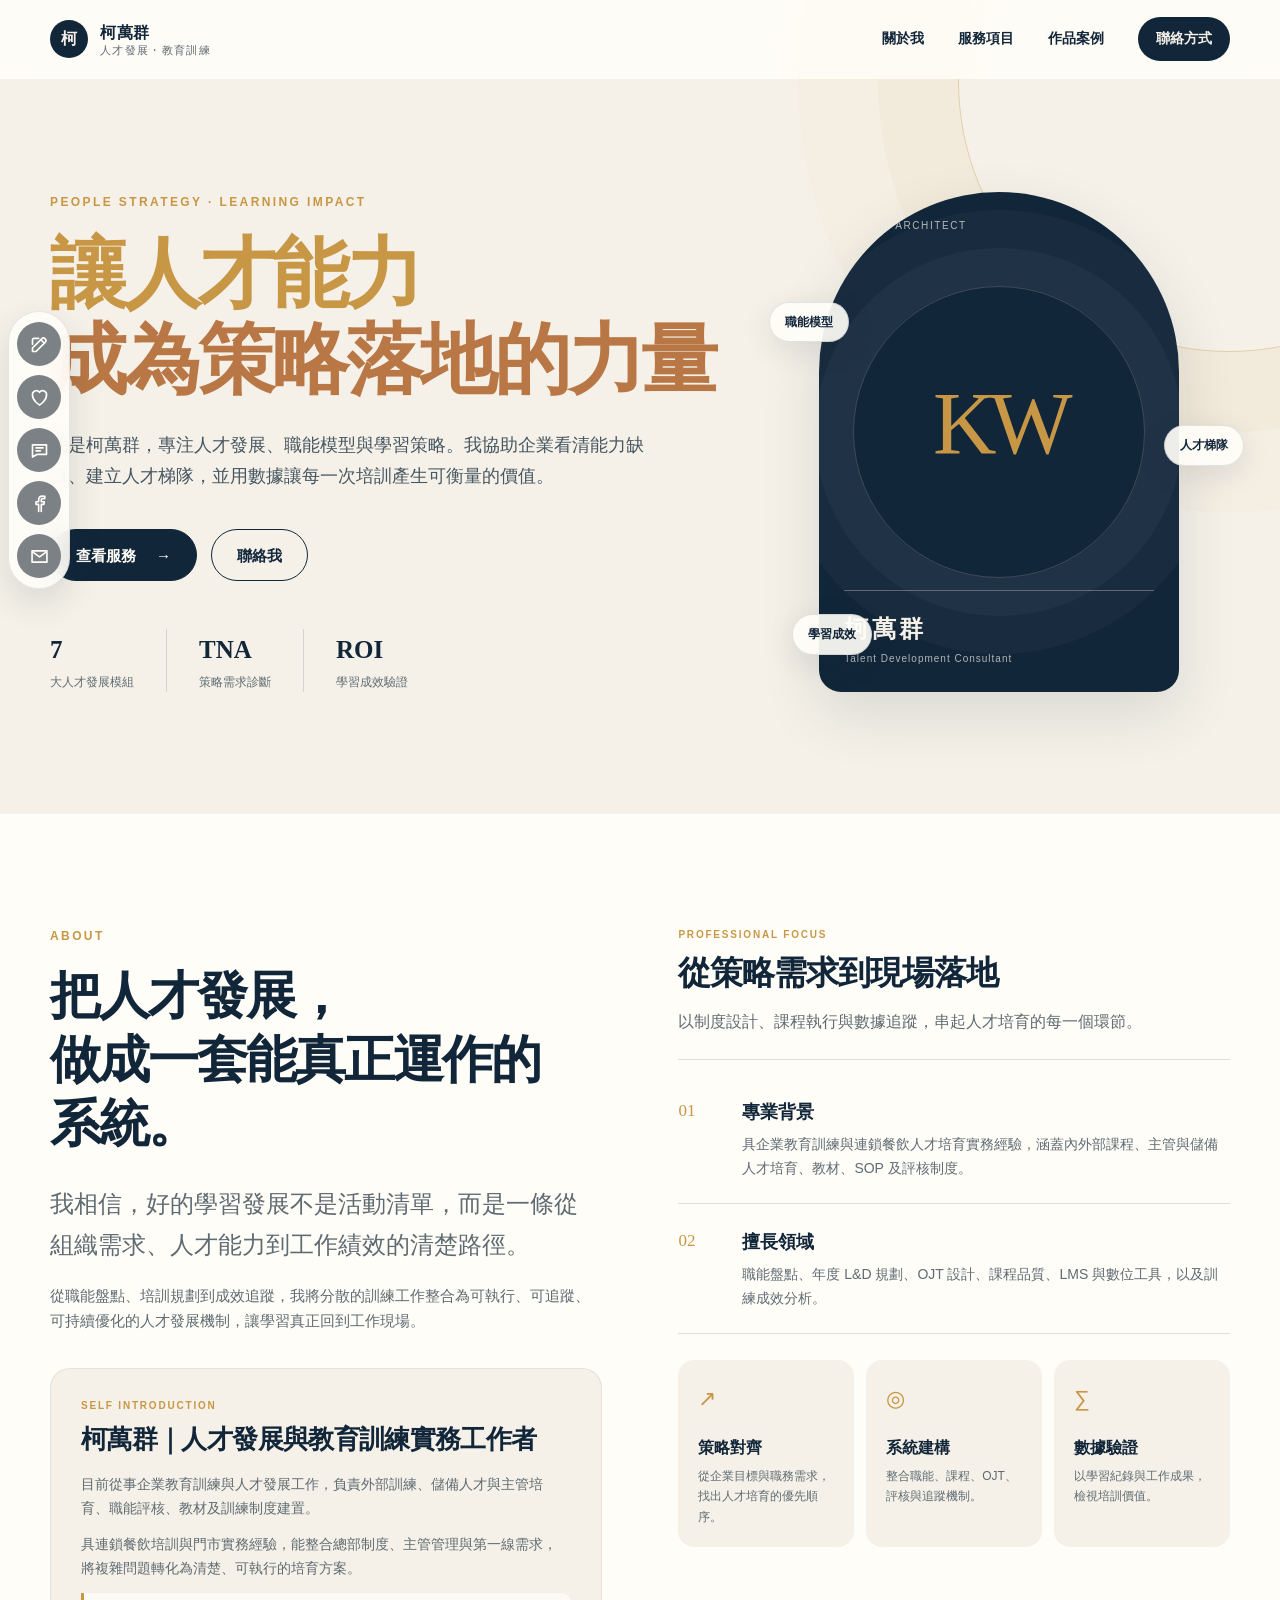
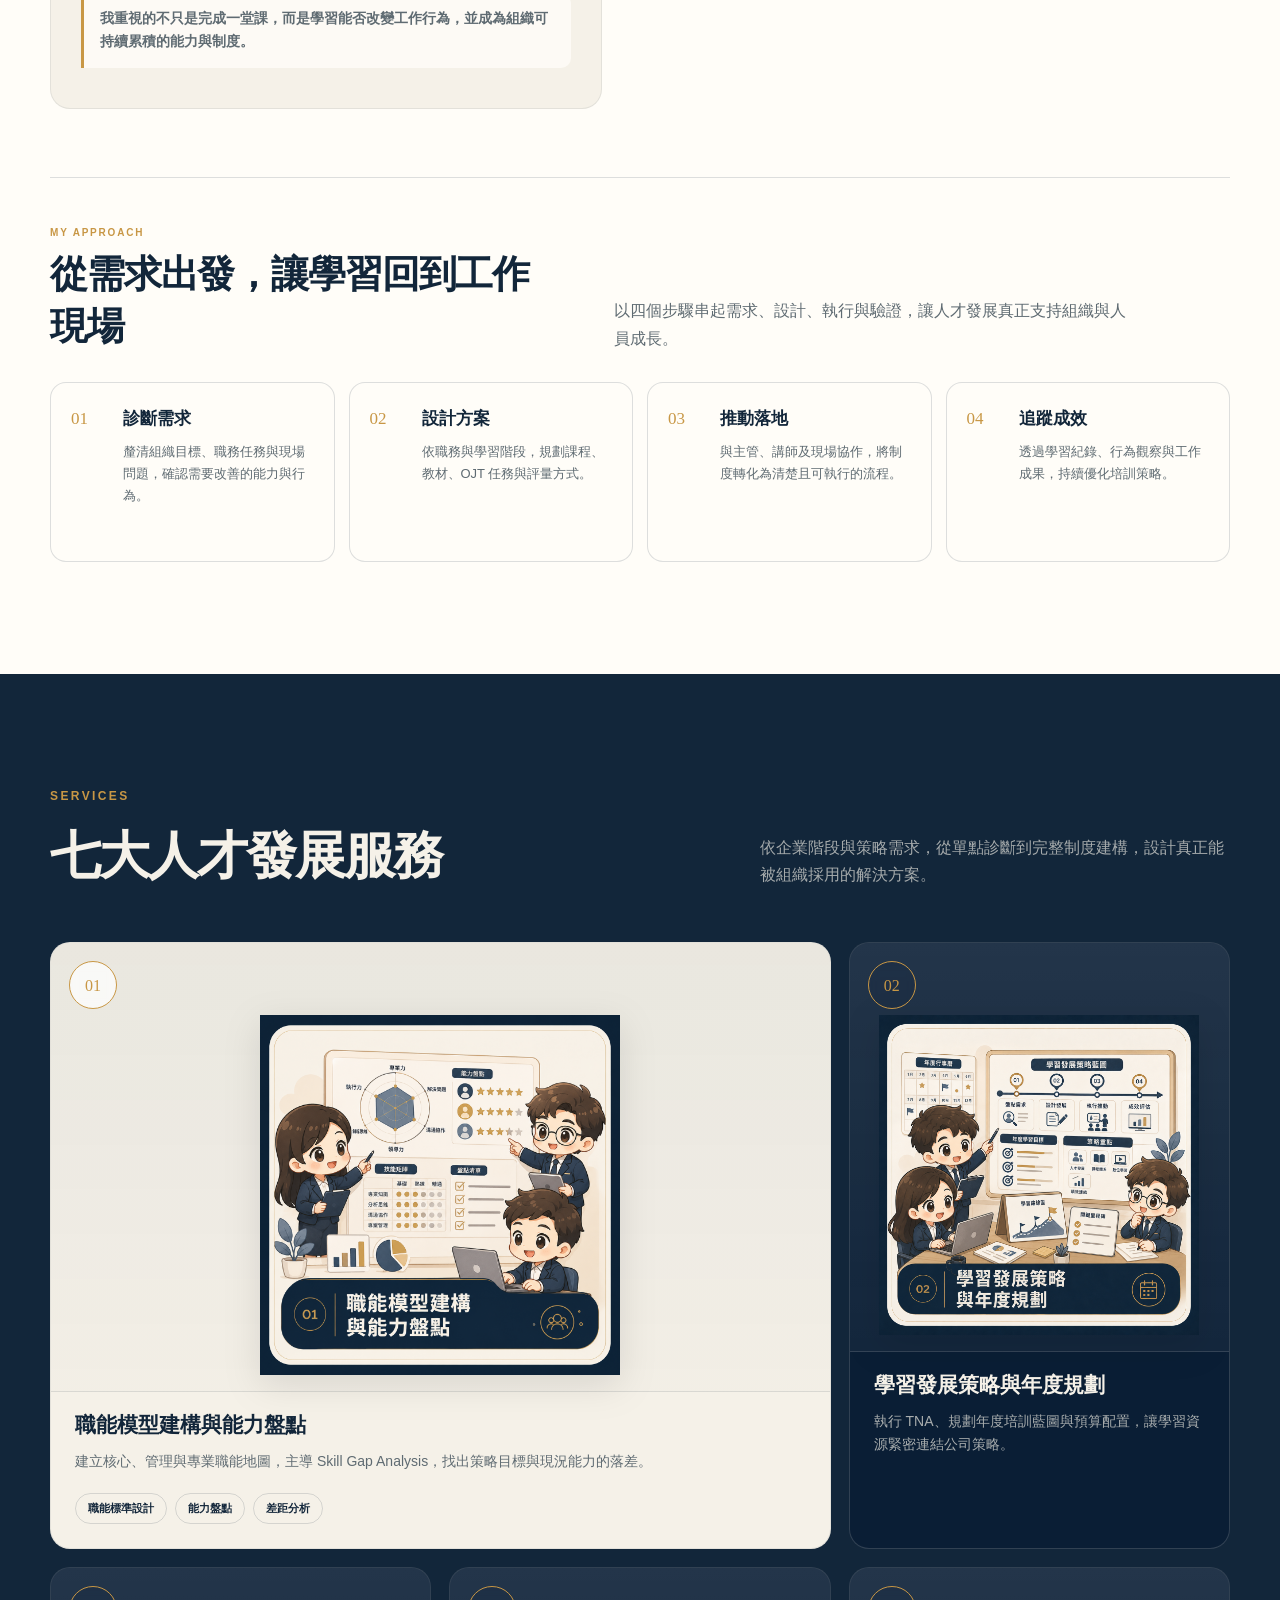
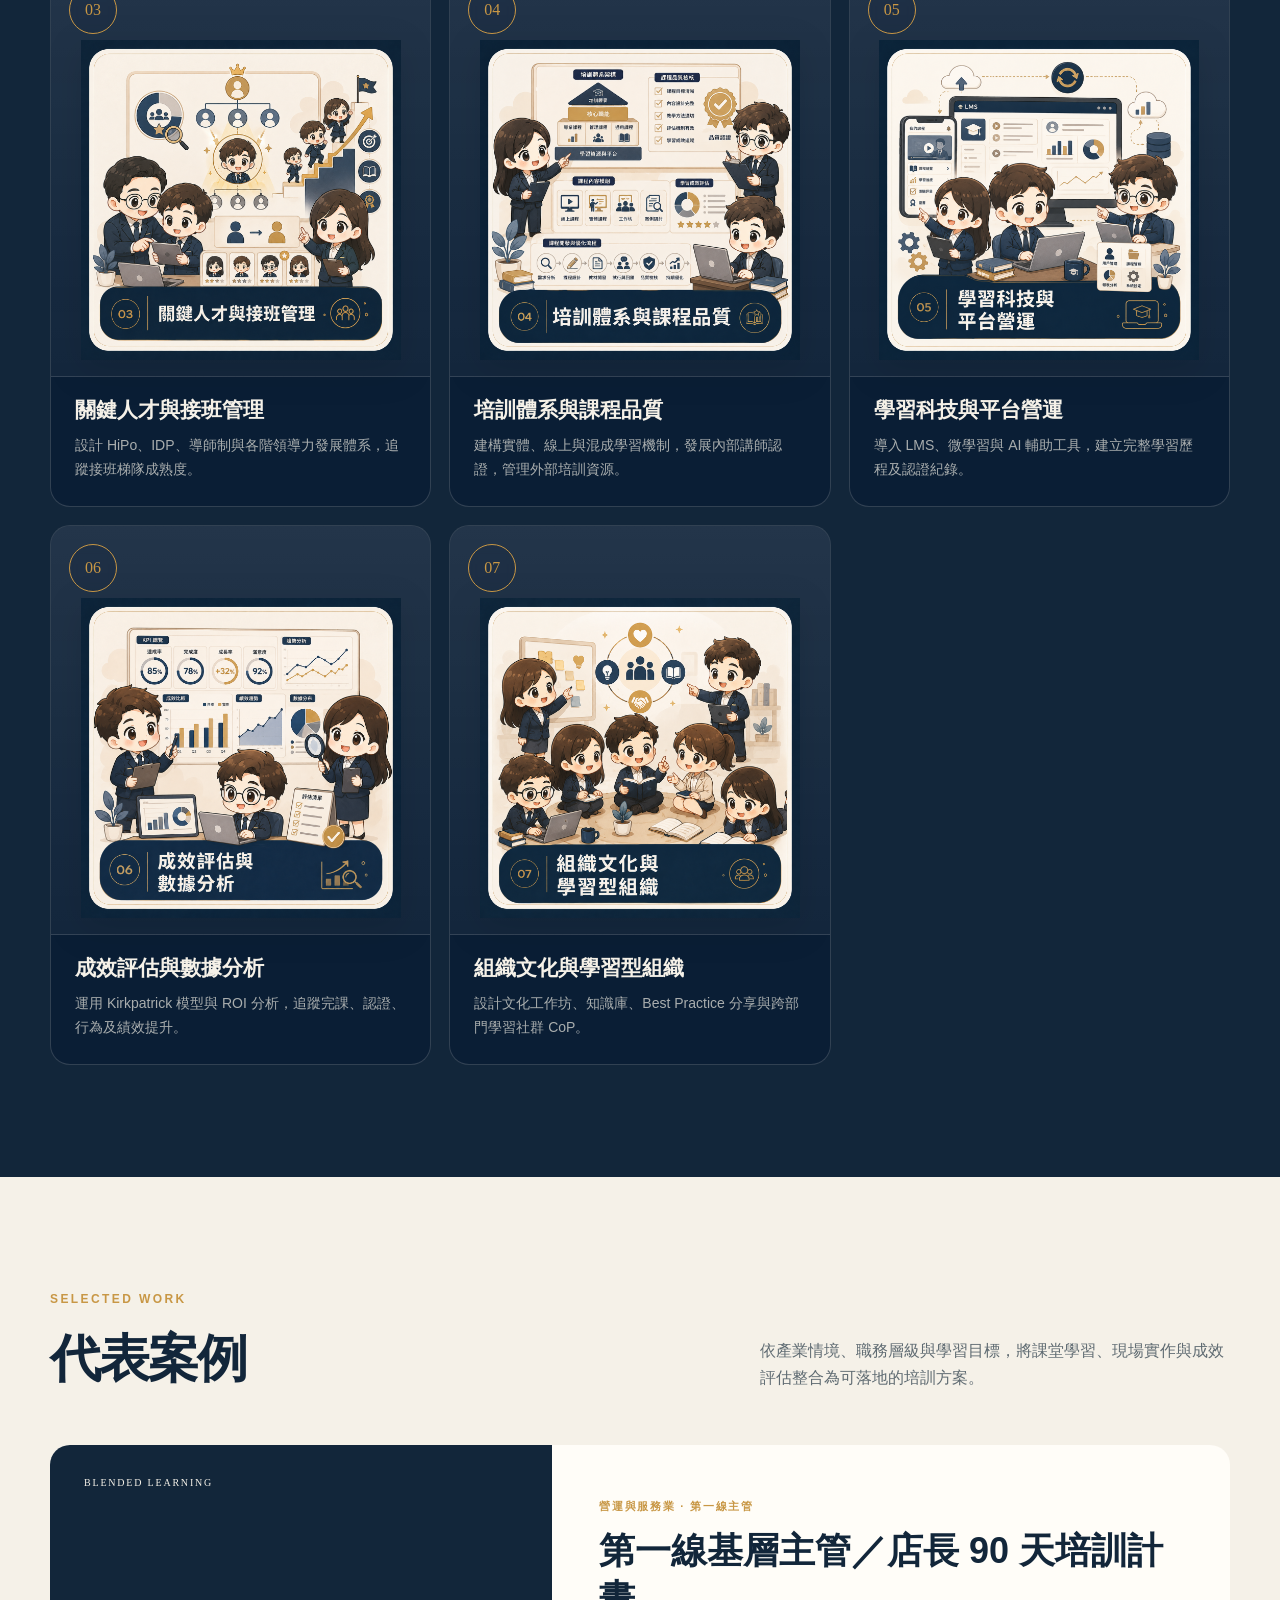
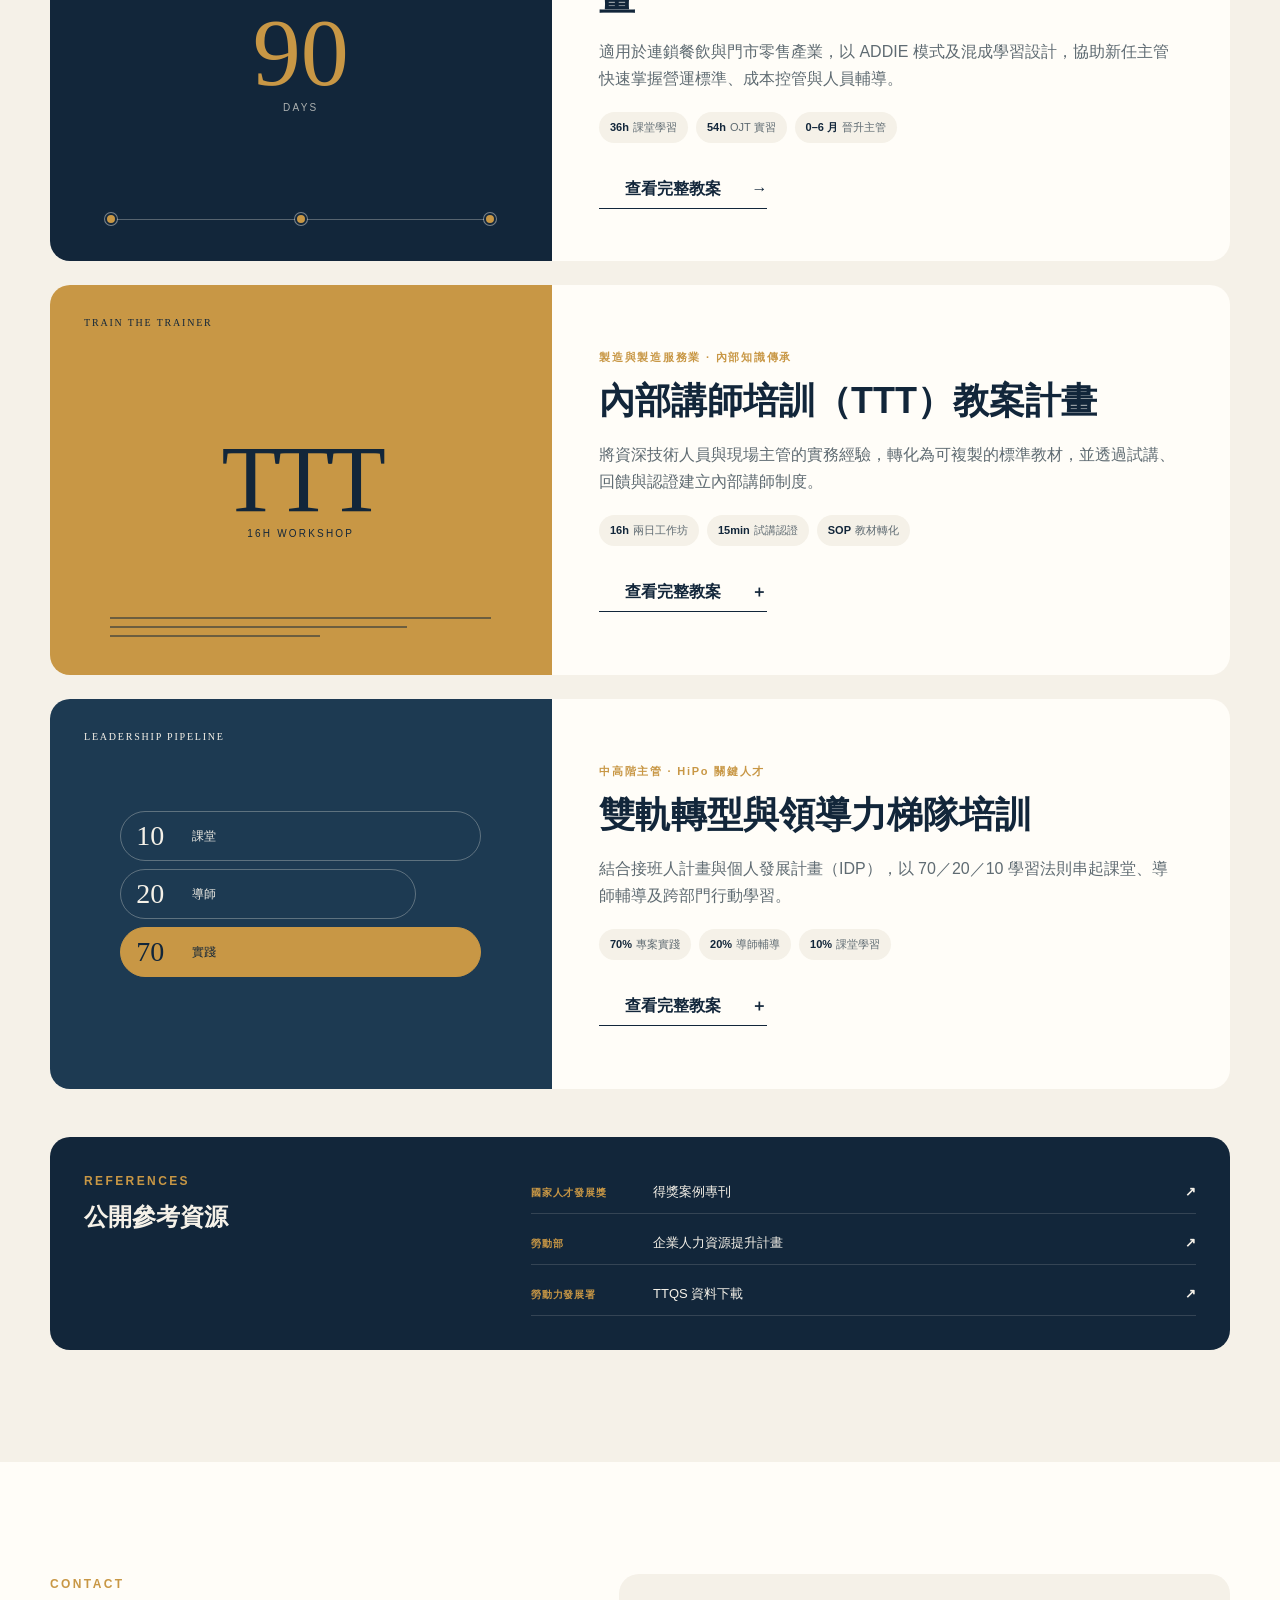
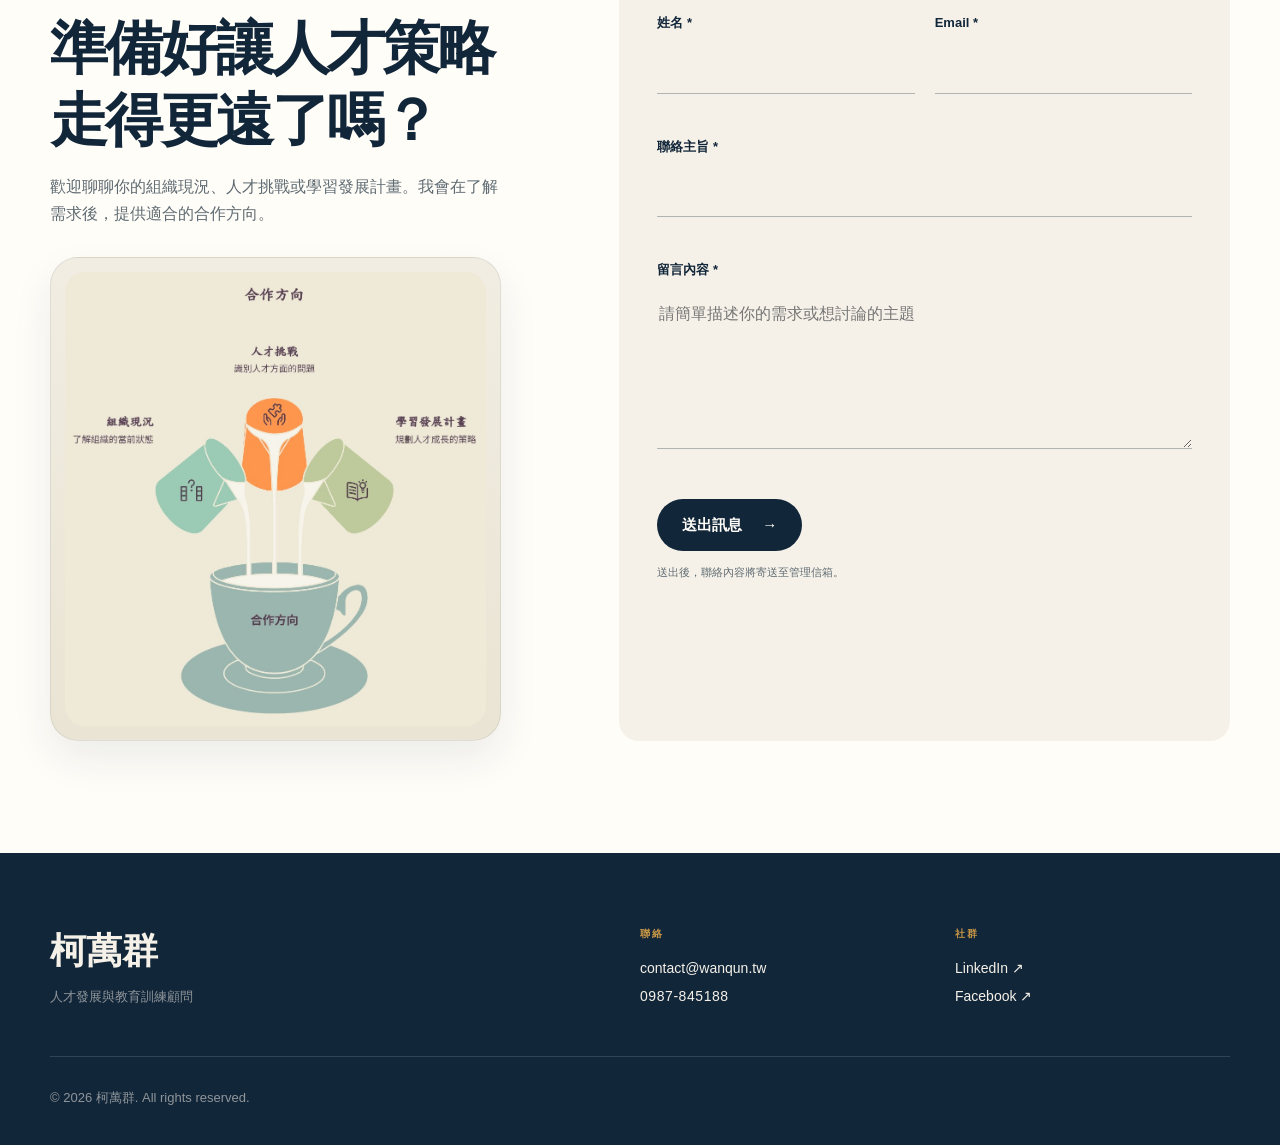
<file: index.html>
<!doctype html>
<html lang="zh-Hant">
<head>
  <meta charset="utf-8">
  <meta name="viewport" content="width=device-width, initial-scale=1">
  <meta name="description" content="柯萬群｜人才發展與教育訓練顧問，協助企業建立職能標準、人才梯隊與可衡量的學習發展系統。">
  <meta name="theme-color" content="#12263a">
  <title>柯萬群｜人才發展與教育訓練顧問</title>
  <link rel="stylesheet" href="./styles.css">
</head>
<body>
  <a class="skip-link" href="#main">跳至主要內容</a>

  <header class="site-header" id="top">
    <nav class="nav container" aria-label="主要導覽">
      <a class="brand" href="#home" aria-label="回到首頁">
        <span class="brand-mark" aria-hidden="true">柯</span>
        <span>柯萬群<span class="brand-role">人才發展・教育訓練</span></span>
      </a>
      <button class="nav-toggle" type="button" aria-expanded="false" aria-controls="nav-menu">
        <span class="sr-only">開啟導覽選單</span>
        <span></span><span></span><span></span>
      </button>
      <div class="nav-menu" id="nav-menu">
        <a href="#about">關於我</a>
        <a href="#services">服務項目</a>
        <a href="#work">作品案例</a>
        <a class="nav-cta" href="#contact">聯絡方式</a>
      </div>
    </nav>
  </header>


  <nav class="side-quick-nav" aria-label="快速連結">
    <a class="side-quick-link" href="#about" data-section="about" aria-label="前往關於我">
      <svg viewBox="0 0 24 24" aria-hidden="true"><path d="M4 20h4l10.5-10.5a2.1 2.1 0 0 0-4-4L4 16v4Z"/><path d="m13.5 6.5 4 4"/><path d="M11 5H6a2 2 0 0 0-2 2v5"/></svg>
      <span class="side-quick-tooltip">關於我</span>
    </a>
    <a class="side-quick-link" href="#services" data-section="services" aria-label="前往服務項目">
      <svg viewBox="0 0 24 24" aria-hidden="true"><path d="M12 20.5S4 16 4 9.5A4.5 4.5 0 0 1 12 6a4.5 4.5 0 0 1 8 3.5c0 6.5-8 11-8 11Z"/></svg>
      <span class="side-quick-tooltip">服務項目</span>
    </a>
    <a class="side-quick-link" href="#contact" data-section="contact" aria-label="前往聯絡表單">
      <svg viewBox="0 0 24 24" aria-hidden="true"><path d="M4 5.5h16v11H9l-5 3v-14Z"/><path d="M8 9h8M8 12.5h5"/></svg>
      <span class="side-quick-tooltip">聯絡表單</span>
    </a>
    <a class="side-quick-link" href="https://www.facebook.com/" target="_blank" rel="noopener noreferrer" aria-label="前往 Facebook">
      <svg viewBox="0 0 24 24" aria-hidden="true"><path d="M14 21v-8h3l.5-3H14V8.2c0-.9.3-1.7 1.8-1.7H18V3.8c-.4-.1-1.4-.2-2.6-.2-2.6 0-4.4 1.6-4.4 4.5V10H8v3h3v8"/></svg>
      <span class="side-quick-tooltip">Facebook</span>
    </a>
    <a class="side-quick-link" href="mailto:contact@wanqun.tw" aria-label="寄送電子郵件">
      <svg viewBox="0 0 24 24" aria-hidden="true"><path d="M3.5 5.5h17v13h-17z"/><path d="m4.5 7 7.5 5.5L19.5 7"/></svg>
      <span class="side-quick-tooltip">寄送信件</span>
    </a>
  </nav>

  <button class="back-to-top" id="back-to-top" type="button" aria-label="回到頁面頂端">
    <svg viewBox="0 0 24 24" aria-hidden="true"><path d="m6 14 6-6 6 6"/><path d="M12 8v10"/></svg>
    <span>TOP</span>
  </button>

  <main id="main">
    <section class="hero" id="home" aria-labelledby="hero-title">
      <div class="hero-grid container">
        <div class="hero-copy">
          <p class="eyebrow">People Strategy · Learning Impact</p>
          <h1 id="hero-title" class="hero-title">
  <span class="hero-title-line">讓人才能力</span>

  <span class="hero-title-line hero-title-accent">
    成為策略落地<span class="mobile-title-break"><br></span>的力量
  </span>
</h1>
          <p class="hero-lead">我是柯萬群，專注人才發展、職能模型與學習策略。我協助企業看清能力缺口、建立人才梯隊，並用數據讓每一次培訓產生可衡量的價值。</p>
          <div class="hero-actions">
            <a class="button button-primary" href="#services">查看服務 <span aria-hidden="true">→</span></a>
            <a class="button button-ghost" href="#contact">聯絡我</a>
          </div>
          <dl class="hero-facts" aria-label="專業重點">
            <div><dt>7</dt><dd>大人才發展模組</dd></div>
            <div><dt>TNA</dt><dd>策略需求診斷</dd></div>
            <div><dt>ROI</dt><dd>學習成效驗證</dd></div>
          </dl>
        </div>

        <div class="hero-visual" aria-label="柯萬群個人品牌形象示意">
          <div class="portrait-card">
            <div class="portrait-topline"><span>Talent Architect</span><span>01</span></div>
            <div class="monogram" aria-hidden="true">KW</div>
            <div class="portrait-name">
              <strong>柯萬群</strong>
              <span>Talent Development Consultant</span>
            </div>
          </div>
          <div class="orbit-tag tag-one">職能模型</div>
          <div class="orbit-tag tag-two">人才梯隊</div>
          <div class="orbit-tag tag-three">學習成效</div>
        </div>
      </div>
    </section>

    <section class="section about" id="about" aria-labelledby="about-title">
      <div class="container">
        <div class="about-grid">
          <div class="about-left">
            <div class="section-heading about-intro">
              <p class="eyebrow">About</p>
              <h2 id="about-title">把人才發展，<br>做成一套能真正運作的系統。</h2>
              <p class="about-philosophy">我相信，好的學習發展不是活動清單，而是一條從組織需求、人才能力到工作績效的清楚路徑。</p>
              <p class="about-summary">從職能盤點、培訓規劃到成效追蹤，我將分散的訓練工作整合為可執行、可追蹤、可持續優化的人才發展機制，讓學習真正回到工作現場。</p>
            </div>

            <article class="profile-intro" aria-labelledby="profile-intro-title">
              <p class="profile-kicker">Self Introduction</p>
              <h3 id="profile-intro-title">柯萬群｜人才發展與教育訓練實務工作者</h3>
              <p>目前從事企業教育訓練與人才發展工作，負責外部訓練、儲備人才與主管培育、職能評核、教材及訓練制度建置。</p>
              <p>具連鎖餐飲培訓與門市實務經驗，能整合總部制度、主管管理與第一線需求，將複雜問題轉化為清楚、可執行的培育方案。</p>
              <p class="profile-belief">我重視的不只是完成一堂課，而是學習能否改變工作行為，並成為組織可持續累積的能力與制度。</p>
            </article>
          </div>

          <div class="about-content">
            <header class="about-content-head">
              <p class="profile-kicker">Professional Focus</p>
              <h3>從策略需求到現場落地</h3>
              <p>以制度設計、課程執行與數據追蹤，串起人才培育的每一個環節。</p>
            </header>

            <div class="expertise-list">
              <article>
                <span class="list-number">01</span>
                <div>
                  <h3>專業背景</h3>
                  <p>具企業教育訓練與連鎖餐飲人才培育實務經驗，涵蓋內外部課程、主管與儲備人才培育、教材、SOP 及評核制度。</p>
                </div>
              </article>
              <article>
                <span class="list-number">02</span>
                <div>
                  <h3>擅長領域</h3>
                  <p>職能盤點、年度 L&amp;D 規劃、OJT 設計、課程品質、LMS 與數位工具，以及訓練成效分析。</p>
                </div>
              </article>
            </div>

            <div class="strengths" aria-label="三項工作優勢">
              <article>
                <span aria-hidden="true">↗</span>
                <h3>策略對齊</h3>
                <p>從企業目標與職務需求，找出人才培育的優先順序。</p>
              </article>
              <article>
                <span aria-hidden="true">◎</span>
                <h3>系統建構</h3>
                <p>整合職能、課程、OJT、評核與追蹤機制。</p>
              </article>
              <article>
                <span aria-hidden="true">∑</span>
                <h3>數據驗證</h3>
                <p>以學習紀錄與工作成果，檢視培訓價值。</p>
              </article>
            </div>
          </div>
        </div>

        <section class="work-method" aria-labelledby="work-method-title">
          <div class="work-method-heading">
            <p class="profile-kicker">My Approach</p>
            <h3 id="work-method-title">從需求出發，讓學習回到工作現場</h3>
            <p>以四個步驟串起需求、設計、執行與驗證，讓人才發展真正支持組織與人員成長。</p>
          </div>
          <ol class="method-grid">
            <li>
              <span>01</span>
              <div><h4>診斷需求</h4><p>釐清組織目標、職務任務與現場問題，確認需要改善的能力與行為。</p></div>
            </li>
            <li>
              <span>02</span>
              <div><h4>設計方案</h4><p>依職務與學習階段，規劃課程、教材、OJT 任務與評量方式。</p></div>
            </li>
            <li>
              <span>03</span>
              <div><h4>推動落地</h4><p>與主管、講師及現場協作，將制度轉化為清楚且可執行的流程。</p></div>
            </li>
            <li>
              <span>04</span>
              <div><h4>追蹤成效</h4><p>透過學習紀錄、行為觀察與工作成果，持續優化培訓策略。</p></div>
            </li>
          </ol>
        </section>
      </div>
    </section>

    <section class="section services" id="services" aria-labelledby="services-title">
      <div class="container">
        <div class="section-heading section-heading-row">
          <div><p class="eyebrow">Services</p><h2 id="services-title">七大人才發展服務</h2></div>
          <p>依企業階段與策略需求，從單點診斷到完整制度建構，設計真正能被組織採用的解決方案。</p>
        </div>
        <div class="service-grid">
          <article class="service-card featured">
            <div class="service-icon" aria-hidden="true">01</div>
            <div class="service-media">
              <img src="./assets/services/service-01.png" alt="職能模型建構與能力盤點圖卡">
            </div>
            <div class="service-content">
              <h3>職能模型建構與能力盤點</h3>
              <p>建立核心、管理與專業職能地圖，主導 Skill Gap Analysis，找出策略目標與現況能力的落差。</p>
              <ul><li>職能標準設計</li><li>能力盤點</li><li>差距分析</li></ul>
            </div>
          </article>
          <article class="service-card">
            <div class="service-icon" aria-hidden="true">02</div>
            <div class="service-media">
              <img src="./assets/services/service-02.png" alt="學習發展策略與年度規劃圖卡">
            </div>
            <div class="service-content">
              <h3>學習發展策略與年度規劃</h3>
              <p>執行 TNA、規劃年度培訓藍圖與預算配置，讓學習資源緊密連結公司策略。</p>
            </div>
          </article>
          <article class="service-card">
            <div class="service-icon" aria-hidden="true">03</div>
            <div class="service-media">
              <img src="./assets/services/service-03.png" alt="關鍵人才與接班管理圖卡">
            </div>
            <div class="service-content">
              <h3>關鍵人才與接班管理</h3>
              <p>設計 HiPo、IDP、導師制與各階領導力發展體系，追蹤接班梯隊成熟度。</p>
            </div>
          </article>
          <article class="service-card">
            <div class="service-icon" aria-hidden="true">04</div>
            <div class="service-media">
              <img src="./assets/services/service-04.png" alt="培訓體系與課程品質圖卡">
            </div>
            <div class="service-content">
              <h3>培訓體系與課程品質</h3>
              <p>建構實體、線上與混成學習機制，發展內部講師認證，管理外部培訓資源。</p>
            </div>
          </article>
          <article class="service-card">
            <div class="service-icon" aria-hidden="true">05</div>
            <div class="service-media">
              <img src="./assets/services/service-05.png" alt="學習科技與平台營運圖卡">
            </div>
            <div class="service-content">
              <h3>學習科技與平台營運</h3>
              <p>導入 LMS、微學習與 AI 輔助工具，建立完整學習歷程及認證紀錄。</p>
            </div>
          </article>
          <article class="service-card">
            <div class="service-icon" aria-hidden="true">06</div>
            <div class="service-media">
              <img src="./assets/services/service-06.png" alt="成效評估與數據分析圖卡">
            </div>
            <div class="service-content">
              <h3>成效評估與數據分析</h3>
              <p>運用 Kirkpatrick 模型與 ROI 分析，追蹤完課、認證、行為及績效提升。</p>
            </div>
          </article>
          <article class="service-card">
            <div class="service-icon" aria-hidden="true">07</div>
            <div class="service-media">
              <img src="./assets/services/service-07.png" alt="組織文化與學習型組織圖卡">
            </div>
            <div class="service-content">
              <h3>組織文化與學習型組織</h3>
              <p>設計文化工作坊、知識庫、Best Practice 分享與跨部門學習社群 CoP。</p>
            </div>
          </article>
        </div>
      </div>
    </section>

    <section class="section work" id="work" aria-labelledby="work-title">
      <div class="container">
        <div class="section-heading section-heading-row">
          <div><p class="eyebrow">Selected Work</p><h2 id="work-title">代表案例</h2></div>
          <p>依產業情境、職務層級與學習目標，將課堂學習、現場實作與成效評估整合為可落地的培訓方案。</p>
        </div>
        <div class="case-list">
          <article class="case-card">
            <div class="case-visual operations-visual" aria-hidden="true"><span class="visual-kicker">BLENDED LEARNING</span><strong>90</strong><small>DAYS</small><div class="visual-track"><i></i><i></i><i></i></div></div>
            <div class="case-copy">
              <p class="case-meta">營運與服務業 · 第一線主管</p>
              <h3>第一線基層主管／店長 90 天培訓計畫</h3>
              <p>適用於連鎖餐飲與門市零售產業，以 ADDIE 模式及混成學習設計，協助新任主管快速掌握營運標準、成本控管與人員輔導。</p>
              <div class="case-highlights" aria-label="案例一重點"><span><b>36h</b>課堂學習</span><span><b>54h</b>OJT 實習</span><span><b>0–6 月</b>晉升主管</span></div>
              <div class="case-detail" id="case-detail-1"><div class="case-detail-inner">
                <div class="case-basics"><div><span>課程名稱</span><strong>連鎖門市幹部／新人店長營運實務與領導力養成班</strong></div><div><span>目標對象</span><strong>晉升 0–6 個月之儲備店長、現場組長</strong></div><div><span>培訓目標</span><strong>獨立完成門市 SOP 稽核、排班成本控管，並具備基本人員輔導能力</strong></div></div>
                <h4>教學計畫表</h4>
                <div class="case-table-wrap"><table class="case-table"><thead><tr><th>階段／單元</th><th>核心內容</th><th>授課方式</th><th>時數</th><th>評估方式</th></tr></thead><tbody>
                  <tr><td data-label="階段／單元">SOP 落地與品質管理</td><td data-label="核心內容">SOP 稽核、食品安全、異常通報與緊急應變</td><td data-label="授課方式">線上課程＋OJT 實務操演</td><td data-label="時數">12h</td><td data-label="評估方式">L2 筆試＋L3 現場稽核演練</td></tr>
                  <tr><td data-label="階段／單元">營運數據與成本控制</td><td data-label="核心內容">P&amp;L 初步解讀、人力成本比率、營業額預估與排班最佳化</td><td data-label="授課方式">實體工作坊</td><td data-label="時數">12h</td><td data-label="評估方式">L2 排班表情境測驗</td></tr>
                  <tr><td data-label="階段／單元">團隊領導與輔導</td><td data-label="核心內容">新人 OJT、1 對 1 輔導、績效溝通與衝突處理</td><td data-label="授課方式">角色扮演＋案例研討</td><td data-label="時數">12h</td><td data-label="評估方式">L3 訓後 60 天留任率與滿意度</td></tr>
                </tbody></table></div>
              </div></div>
              <a class="text-button case-page-link" href="./course-case.html" aria-label="前往第一線基層主管與店長90天培訓計畫完整教案">
                <span>查看完整教案</span>
                <span aria-hidden="true">→</span>
              </a>
            </div>
          </article>

          <article class="case-card">
            <div class="case-visual trainer-visual" aria-hidden="true"><span class="visual-kicker">TRAIN THE TRAINER</span><strong>TTT</strong><small>16H WORKSHOP</small><div class="trainer-lines"><i></i><i></i><i></i></div></div>
            <div class="case-copy">
              <p class="case-meta">製造與製造服務業 · 內部知識傳承</p>
              <h3>內部講師培訓（TTT）教案計畫</h3>
              <p>將資深技術人員與現場主管的實務經驗，轉化為可複製的標準教材，並透過試講、回饋與認證建立內部講師制度。</p>
              <div class="case-highlights" aria-label="案例二重點"><span><b>16h</b>兩日工作坊</span><span><b>15min</b>試講認證</span><span><b>SOP</b>教材轉化</span></div>
              <div class="case-detail" id="case-detail-2"><div class="case-detail-inner">
                <div class="case-basics"><div><span>課程名稱</span><strong>內部講師教學技巧與 SOP 教材開發實戰班</strong></div><div><span>目標對象</span><strong>資深技術人員、現場主管、內部認證講師</strong></div><div><span>培訓目標</span><strong>將經驗萃取為標準教材，並完成 15 分鐘台上教學演練</strong></div></div>
                <h4>教學計畫表</h4>
                <div class="case-table-wrap"><table class="case-table"><thead><tr><th>單元</th><th>課程主題</th><th>教學法</th><th>時數</th><th>產出與作業</th></tr></thead><tbody>
                  <tr><td data-label="單元">Unit 1</td><td data-label="課程主題">成人學習心理與 ADDIE 課程架構</td><td data-label="教學法">講授＋心智圖</td><td data-label="時數">3h</td><td data-label="產出與作業">課程大綱草案</td></tr>
                  <tr><td data-label="單元">Unit 2</td><td data-label="課程主題">SOP 轉化為教學簡報與教材</td><td data-label="教學法">案例拆解＋個人實作</td><td data-label="時數">4h</td><td data-label="產出與作業">15 分鐘教學簡報</td></tr>
                  <tr><td data-label="單元">Unit 3</td><td data-label="課程主題">台上表達技巧與互動控場</td><td data-label="教學法">小組演練</td><td data-label="時數">3h</td><td data-label="產出與作業">演練評分表校準</td></tr>
                  <tr><td data-label="單元">Unit 4</td><td data-label="課程主題">試講試教與認證評鑑</td><td data-label="教學法">個人演示＋專家點評</td><td data-label="時數">6h</td><td data-label="產出與作業">Pass／Fail 評鑑與修改建議</td></tr>
                </tbody></table></div>
              </div></div>
              <button class="text-button case-toggle" type="button" aria-expanded="false" aria-controls="case-detail-2"><span class="case-toggle-label">查看完整教案</span> <span class="case-toggle-icon" aria-hidden="true">＋</span></button>
            </div>
          </article>

          <article class="case-card">
            <div class="case-visual succession-visual" aria-hidden="true"><span class="visual-kicker">LEADERSHIP PIPELINE</span><div class="ratio-stack"><span><b>10</b>課堂</span><span><b>20</b>導師</span><span><b>70</b>實踐</span></div></div>
            <div class="case-copy">
              <p class="case-meta">中高階主管 · HiPo 關鍵人才</p>
              <h3>雙軌轉型與領導力梯隊培訓</h3>
              <p>結合接班人計畫與個人發展計畫（IDP），以 70／20／10 學習法則串起課堂、導師輔導及跨部門行動學習。</p>
              <div class="case-highlights" aria-label="案例三重點"><span><b>70%</b>專案實踐</span><span><b>20%</b>導師輔導</span><span><b>10%</b>課堂學習</span></div>
              <div class="case-detail" id="case-detail-3"><div class="case-detail-inner">
                <div class="case-basics"><div><span>課程名稱</span><strong>中高階主管戰略思考與跨部門溝通工作坊</strong></div><div><span>目標對象</span><strong>部門經理、副理、關鍵人才（HiPo）</strong></div><div><span>培訓架構</span><strong>70% 在地實踐、20% 導師輔導、10% 課堂學習</strong></div></div>
                <h4>培訓架構</h4>
                <ol class="learning-path"><li><span>10%</span><div><strong>課堂學習</strong><p>戰略目標展開（OKR／BSC）、跨部門溝通與利益關係人管理。</p></div></li><li><span>20%</span><div><strong>導師輔導</strong><p>配對高階導師進行一對一對話，針對管理痛點進行盲點剖析。</p></div></li><li><span>70%</span><div><strong>專案實踐</strong><p>執行跨部門真實業務創新專案，訓後 90 天於經營決策會議發表成果。</p></div></li></ol>
              </div></div>
              <button class="text-button case-toggle" type="button" aria-expanded="false" aria-controls="case-detail-3"><span class="case-toggle-label">查看完整教案</span> <span class="case-toggle-icon" aria-hidden="true">＋</span></button>
            </div>
          </article>
        </div>

        <aside class="case-sources" aria-labelledby="case-sources-title">
          <div><p class="eyebrow">References</p><h3 id="case-sources-title">公開參考資源</h3></div>
          <div class="source-links">
            <a href="https://ntda.wda.gov.tw/case.php" target="_blank" rel="noopener noreferrer"><span>國家人才發展獎</span>得獎案例專刊 <b aria-hidden="true">↗</b></a>
            <a href="https://laws.mol.gov.tw/FLAW/FLAWDAT01.aspx?id=FL051804" target="_blank" rel="noopener noreferrer"><span>勞動部</span>企業人力資源提升計畫 <b aria-hidden="true">↗</b></a>
            <a href="https://ttqs.wda.gov.tw/ttqs/menu_010_new.php" target="_blank" rel="noopener noreferrer"><span>勞動力發展署</span>TTQS 資料下載 <b aria-hidden="true">↗</b></a>
          </div>
        </aside>
      </div>
    </section>

    <section class="section contact" id="contact" aria-labelledby="contact-title">
      <div class="container contact-grid">
        <div class="contact-intro">
          <p class="eyebrow">Contact</p>
          <h2 id="contact-title">準備好讓人才策略<br>走得更遠了嗎？</h2>
          <p>歡迎聊聊你的組織現況、人才挑戰或學習發展計畫。我會在了解需求後，提供適合的合作方向。</p>

          <figure class="contact-side-card contact-visual-card" aria-label="合作方向示意圖">
            <img src="./assets/contact/cooperation.jpg" alt="合作方向示意圖：組織現況、人才挑戰與學習發展計畫，匯聚成合作方向。" loading="lazy">
          </figure>

        </div>
        <form class="contact-form" id="contact-form" novalidate>
  <div class="form-row">
    <div class="field">
      <label for="name">姓名 <span aria-hidden="true">*</span></label>
      <input
        id="name"
        name="name"
        type="text"
        autocomplete="name"
        required
        minlength="2"
      >
      <small class="error" aria-live="polite"></small>
    </div>

    <div class="field">
      <label for="email">Email <span aria-hidden="true">*</span></label>
      <input
        id="email"
        name="email"
        type="email"
        autocomplete="email"
        required
      >
      <small class="error" aria-live="polite"></small>
    </div>
  </div>

  <div class="field">
    <label for="subject">
      聯絡主旨 <span aria-hidden="true">*</span>
    </label>
    <input
      id="subject"
      name="subject"
      type="text"
      required
      minlength="3"
    >
    <small class="error" aria-live="polite"></small>
  </div>

  <div class="field">
    <label for="message">
      留言內容 <span aria-hidden="true">*</span>
    </label>
    <textarea
      id="message"
      name="message"
      rows="5"
      required
      minlength="10"
      placeholder="請簡單描述你的需求或想討論的主題"
    ></textarea>
    <small class="error" aria-live="polite"></small>
  </div>

  <!-- 防止機器人垃圾訊息 -->
  <div class="honeypot-field" aria-hidden="true">
    <label for="website">網站</label>
    <input
      id="website"
      name="website"
      type="text"
      tabindex="-1"
      autocomplete="off"
    >
  </div>

  <button
    class="button button-primary submit-button"
    type="submit"
  >
    送出訊息
    <span aria-hidden="true">→</span>
  </button>

  <p class="form-note">
    送出後，聯絡內容將寄送至管理信箱。
  </p>

  <p
    class="form-status"
    id="form-status"
    role="status"
    aria-live="polite"
  ></p>
</form>
      </div>
    </section>
  </main>

  <footer class="site-footer">
    <div class="container footer-grid">
      <div><a class="footer-brand" href="#top">柯萬群</a><p>人才發展與教育訓練顧問</p></div>
      <div><p class="footer-label">聯絡</p><a href="mailto:contact@wanqun.tw">contact@wanqun.tw</a><a href="tel:0987845188">0987-845188</a></div>
      <div><p class="footer-label">社群</p><a href="https://www.linkedin.com/" target="_blank" rel="noopener noreferrer">LinkedIn <span aria-hidden="true">↗</span></a><a href="https://www.facebook.com/" target="_blank" rel="noopener noreferrer">Facebook <span aria-hidden="true">↗</span></a></div>
      <p class="copyright">© <span id="year"></span> 柯萬群. All rights reserved.</p>
    </div>
  </footer>
  <script src="./main.js" defer></script>
</body>
</html>
</file>
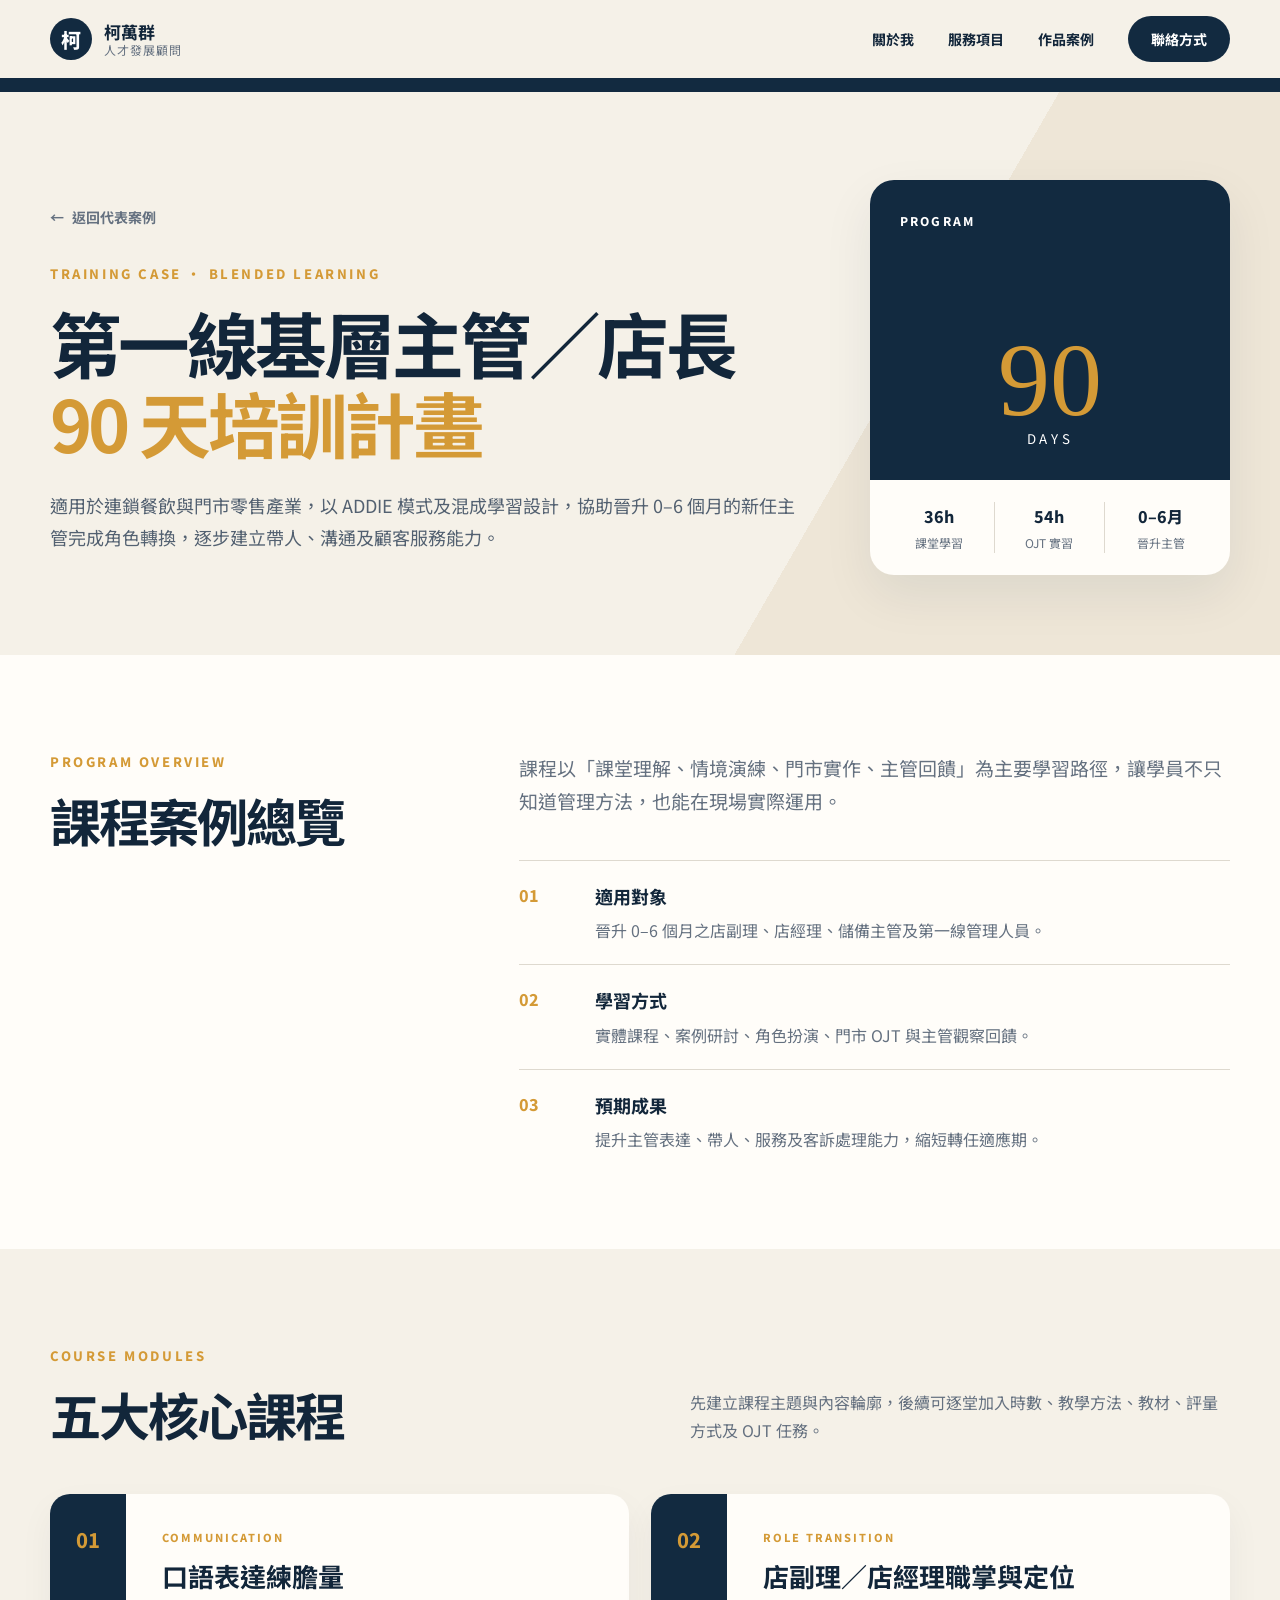
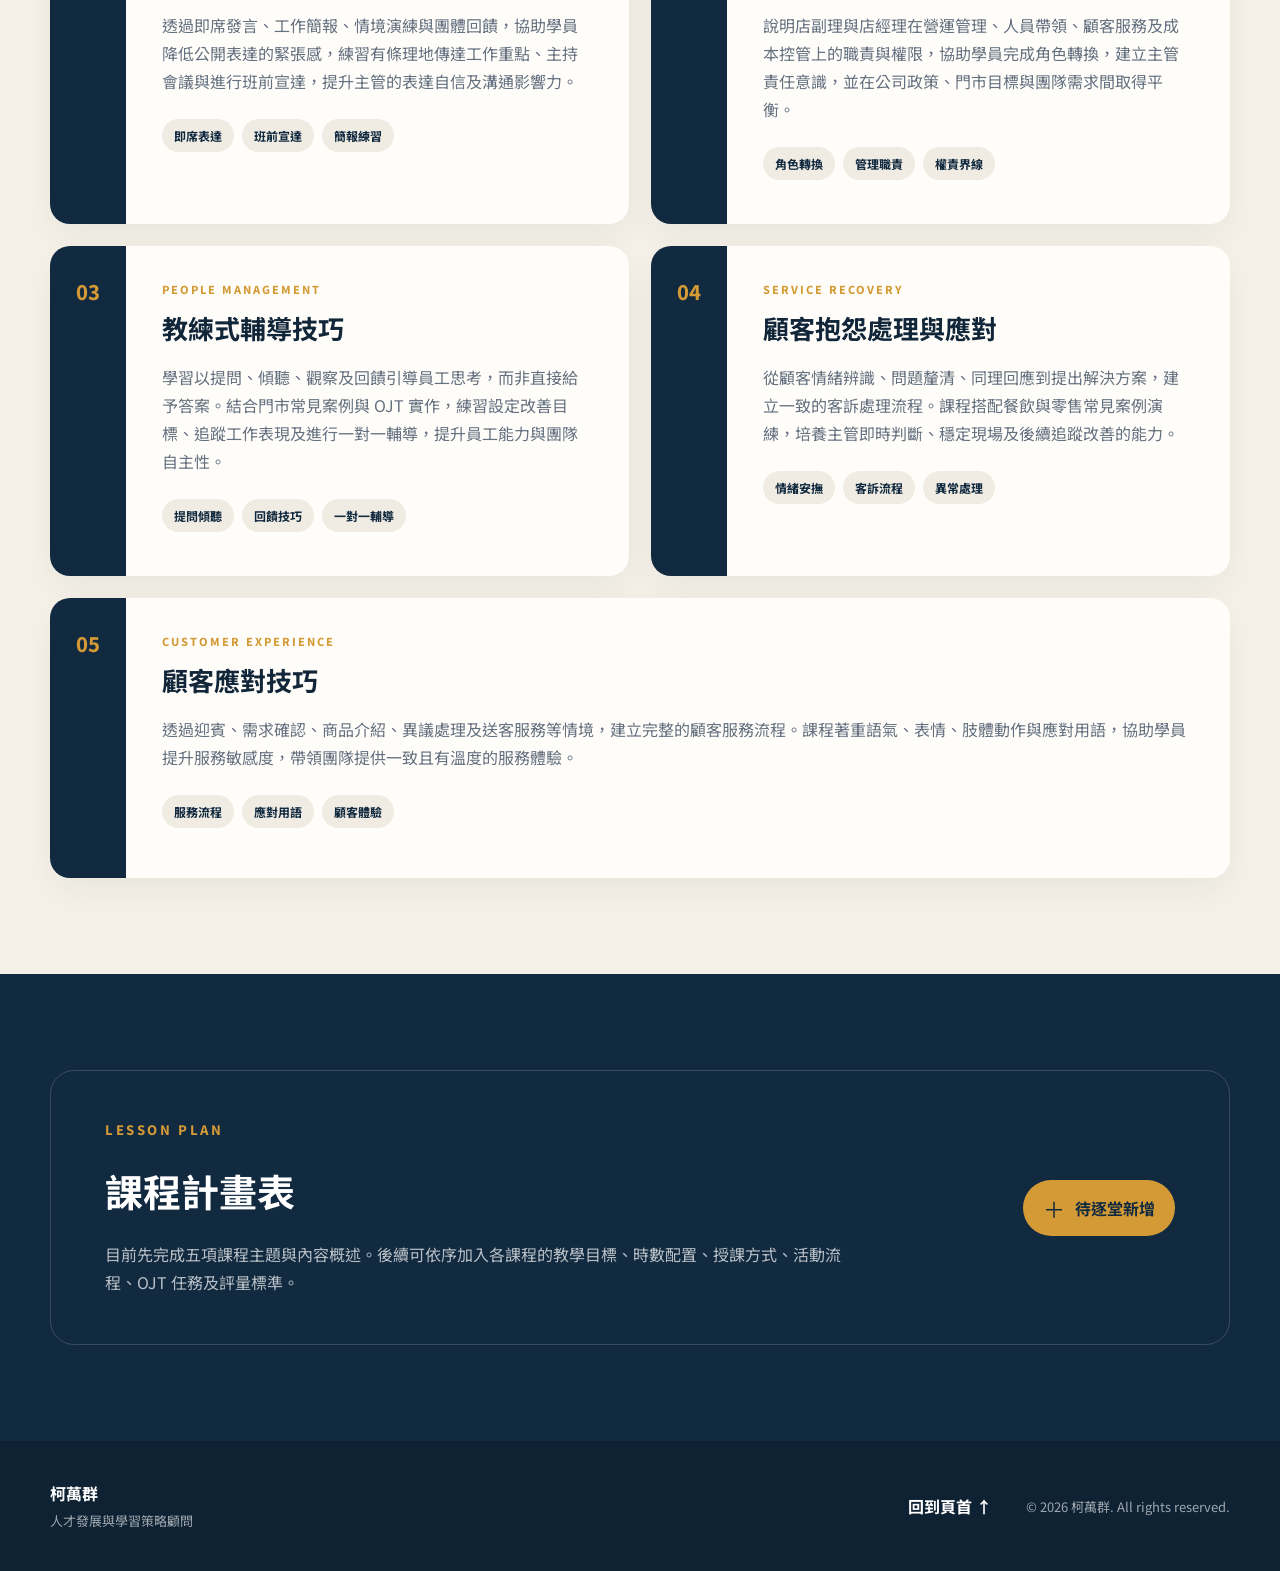
<file: course-case.html>
<!doctype html>
<html lang="zh-Hant">
<head>
  <meta charset="utf-8">
  <meta name="viewport" content="width=device-width, initial-scale=1">
  <meta name="description" content="第一線基層主管與店長90天培訓計畫完整課程案例，包含口語表達、職掌定位、教練式輔導、客訴處理與顧客應對。">
  <meta name="theme-color" content="#12263a">
  <title>第一線基層主管／店長 90 天培訓計畫｜柯萬群</title>
  <link rel="stylesheet" href="./course-case.css">
</head>
<body>
  <a class="skip-link" href="#main">跳至主要內容</a>

  <header class="site-header" id="top">
    <nav class="nav container" aria-label="主要導覽">
      <a class="brand" href="./index.html#home" aria-label="回到首頁">
        <span class="brand-mark" aria-hidden="true">柯</span>
        <span class="brand-copy"><strong>柯萬群</strong><small>人才發展顧問</small></span>
      </a>

      <button class="nav-toggle" type="button" aria-expanded="false" aria-controls="nav-menu">
        <span class="sr-only">開啟導覽選單</span>
        <span></span><span></span><span></span>
      </button>

      <div class="nav-menu" id="nav-menu">
        <a href="./index.html#about">關於我</a>
        <a href="./index.html#services">服務項目</a>
        <a href="./index.html#work">作品案例</a>
        <a class="nav-cta" href="./index.html#contact">聯絡方式</a>
      </div>
    </nav>
  </header>

  <main id="main">
    <section class="case-hero">
      <div class="container case-hero-grid">
        <div>
          <a class="back-link" href="./index.html#work"><span aria-hidden="true">←</span> 返回代表案例</a>
          <p class="eyebrow">TRAINING CASE · BLENDED LEARNING</p>
          <h1>第一線基層主管／店長<br><span>90 天培訓計畫</span></h1>
          <p class="hero-lead">適用於連鎖餐飲與門市零售產業，以 ADDIE 模式及混成學習設計，協助晉升 0–6 個月的新任主管完成角色轉換，逐步建立帶人、溝通及顧客服務能力。</p>
        </div>

        <aside class="summary-card" aria-label="培訓計畫摘要">
          <div class="summary-top"><span>PROGRAM</span><strong>90</strong><small>DAYS</small></div>
          <dl>
            <div><dt>36h</dt><dd>課堂學習</dd></div>
            <div><dt>54h</dt><dd>OJT 實習</dd></div>
            <div><dt>0–6月</dt><dd>晉升主管</dd></div>
          </dl>
        </aside>
      </div>
    </section>

    <section class="overview section">
      <div class="container overview-grid">
        <div class="section-heading">
          <p class="eyebrow">PROGRAM OVERVIEW</p>
          <h2>課程案例總覽</h2>
        </div>
        <div class="overview-copy">
          <p>課程以「課堂理解、情境演練、門市實作、主管回饋」為主要學習路徑，讓學員不只知道管理方法，也能在現場實際運用。</p>
          <div class="overview-points">
            <article><span>01</span><div><h3>適用對象</h3><p>晉升 0–6 個月之店副理、店經理、儲備主管及第一線管理人員。</p></div></article>
            <article><span>02</span><div><h3>學習方式</h3><p>實體課程、案例研討、角色扮演、門市 OJT 與主管觀察回饋。</p></div></article>
            <article><span>03</span><div><h3>預期成果</h3><p>提升主管表達、帶人、服務及客訴處理能力，縮短轉任適應期。</p></div></article>
          </div>
        </div>
      </div>
    </section>

    <section class="courses section" aria-labelledby="courses-title">
      <div class="container">
        <div class="section-heading heading-row">
          <div>
            <p class="eyebrow">COURSE MODULES</p>
            <h2 id="courses-title">五大核心課程</h2>
          </div>
          <p>先建立課程主題與內容輪廓，後續可逐堂加入時數、教學方法、教材、評量方式及 OJT 任務。</p>
        </div>

        <div class="course-grid">
          <article class="course-card">
            <div class="course-number">01</div>
            <div class="course-body">
              <p class="course-type">COMMUNICATION</p>
              <h3>口語表達練膽量</h3>
              <p>透過即席發言、工作簡報、情境演練與團體回饋，協助學員降低公開表達的緊張感，練習有條理地傳達工作重點、主持會議與進行班前宣達，提升主管的表達自信及溝通影響力。</p>
              <div class="tags"><span>即席表達</span><span>班前宣達</span><span>簡報練習</span></div>
            </div>
          </article>

          <article class="course-card">
            <div class="course-number">02</div>
            <div class="course-body">
              <p class="course-type">ROLE TRANSITION</p>
              <h3>店副理／店經理職掌與定位</h3>
              <p>說明店副理與店經理在營運管理、人員帶領、顧客服務及成本控管上的職責與權限，協助學員完成角色轉換，建立主管責任意識，並在公司政策、門市目標與團隊需求間取得平衡。</p>
              <div class="tags"><span>角色轉換</span><span>管理職責</span><span>權責界線</span></div>
            </div>
          </article>

          <article class="course-card">
            <div class="course-number">03</div>
            <div class="course-body">
              <p class="course-type">PEOPLE MANAGEMENT</p>
              <h3>教練式輔導技巧</h3>
              <p>學習以提問、傾聽、觀察及回饋引導員工思考，而非直接給予答案。結合門市常見案例與 OJT 實作，練習設定改善目標、追蹤工作表現及進行一對一輔導，提升員工能力與團隊自主性。</p>
              <div class="tags"><span>提問傾聽</span><span>回饋技巧</span><span>一對一輔導</span></div>
            </div>
          </article>

          <article class="course-card">
            <div class="course-number">04</div>
            <div class="course-body">
              <p class="course-type">SERVICE RECOVERY</p>
              <h3>顧客抱怨處理與應對</h3>
              <p>從顧客情緒辨識、問題釐清、同理回應到提出解決方案，建立一致的客訴處理流程。課程搭配餐飲與零售常見案例演練，培養主管即時判斷、穩定現場及後續追蹤改善的能力。</p>
              <div class="tags"><span>情緒安撫</span><span>客訴流程</span><span>異常處理</span></div>
            </div>
          </article>

          <article class="course-card course-card-wide">
            <div class="course-number">05</div>
            <div class="course-body">
              <p class="course-type">CUSTOMER EXPERIENCE</p>
              <h3>顧客應對技巧</h3>
              <p>透過迎賓、需求確認、商品介紹、異議處理及送客服務等情境，建立完整的顧客服務流程。課程著重語氣、表情、肢體動作與應對用語，協助學員提升服務敏感度，帶領團隊提供一致且有溫度的服務體驗。</p>
              <div class="tags"><span>服務流程</span><span>應對用語</span><span>顧客體驗</span></div>
            </div>
          </article>
        </div>
      </div>
    </section>

    <section class="plan-placeholder section" aria-labelledby="plan-title">
      <div class="container placeholder-card">
        <div>
          <p class="eyebrow">LESSON PLAN</p>
          <h2 id="plan-title">課程計畫表</h2>
          <p>目前先完成五項課程主題與內容概述。後續可依序加入各課程的教學目標、時數配置、授課方式、活動流程、OJT 任務及評量標準。</p>
        </div>
        <div class="placeholder-status"><span aria-hidden="true">＋</span><strong>待逐堂新增</strong></div>
      </div>
    </section>
  </main>

  <footer class="site-footer">
    <div class="container footer-grid">
      <div><strong>柯萬群</strong><p>人才發展與學習策略顧問</p></div>
      <a href="#top">回到頁首 ↑</a>
      <p>© <span id="year"></span> 柯萬群. All rights reserved.</p>
    </div>
  </footer>

  <script>
    "use strict";
    const navToggle = document.querySelector(".nav-toggle");
    const navMenu = document.querySelector(".nav-menu");

    if (navToggle && navMenu) {
      navToggle.addEventListener("click", () => {
        const open = navToggle.getAttribute("aria-expanded") !== "true";
        navToggle.setAttribute("aria-expanded", String(open));
        navMenu.classList.toggle("open", open);
      });
    }

    const year = document.querySelector("#year");
    if (year) year.textContent = new Date().getFullYear();
  </script>
</body>
</html>
</file>
<file: styles.css>
:root {
  --navy: #12263a;
  --navy-light: #1d3a52;
  --gold: #c89745;
  --cream: #f5f1e8;
  --white: #fffdf8;
  --ink-muted: #5f6b72;
  --line: rgba(18, 38, 58, 0.14);
  --shadow: 0 22px 60px rgba(18, 38, 58, 0.12);
  --radius: 20px;
  --container: 1180px;
}

* { box-sizing: border-box; }
html { scroll-behavior: smooth; scroll-padding-top: 86px; }
body { margin: 0; color: var(--navy); background: var(--white); font-family: "Noto Sans TC", "PingFang TC", "Microsoft JhengHei", sans-serif; line-height: 1.7; -webkit-font-smoothing: antialiased; }
body.menu-open { overflow: hidden; }
a { color: inherit; text-decoration: none; }
button, input, textarea { font: inherit; }
button { color: inherit; }
img { max-width: 100%; display: block; }
.container { width: min(calc(100% - 40px), var(--container)); margin-inline: auto; }
.section { padding: 112px 0; }
.sr-only { position: absolute; width: 1px; height: 1px; padding: 0; margin: -1px; overflow: hidden; clip: rect(0, 0, 0, 0); white-space: nowrap; border: 0; }
.skip-link { position: fixed; z-index: 1000; left: 16px; top: -60px; padding: 10px 16px; background: var(--gold); color: var(--navy); font-weight: 700; border-radius: 8px; transition: top .2s; }
.skip-link:focus { top: 16px; }

.site-header { position: fixed; inset: 0 0 auto; z-index: 100; background: rgba(255, 253, 248, .88); border-bottom: 1px solid transparent; backdrop-filter: blur(16px); transition: border-color .25s, box-shadow .25s; }
.site-header.scrolled { border-color: var(--line); box-shadow: 0 6px 24px rgba(18,38,58,.06); }
.nav { min-height: 78px; display: flex; align-items: center; justify-content: space-between; gap: 24px; }
.brand { display: inline-flex; align-items: center; gap: 12px; font-weight: 800; letter-spacing: .04em; }
.brand-mark { width: 38px; height: 38px; display: grid; place-items: center; color: var(--cream); background: var(--navy); border-radius: 50%; }
.brand-role { display: block; margin-top: -5px; color: var(--ink-muted); font-size: 11px; font-weight: 500; letter-spacing: .12em; }
.nav-menu { display: flex; align-items: center; gap: 34px; font-size: 14px; font-weight: 700; }
.nav-menu a:not(.nav-cta) { position: relative; padding: 10px 0; }
.nav-menu a:not(.nav-cta)::after { content: ""; position: absolute; inset: auto 0 4px; height: 2px; background: var(--gold); transform: scaleX(0); transform-origin: right; transition: transform .2s; }
.nav-menu a:hover::after, .nav-menu a.active::after { transform: scaleX(1); transform-origin: left; }
.nav-cta { padding: 10px 18px; color: var(--cream); background: var(--navy); border-radius: 999px; transition: background .2s, transform .2s; }
.nav-cta:hover { background: var(--gold); color: var(--navy); transform: translateY(-2px); }
.nav-toggle { display: none; width: 44px; height: 44px; padding: 11px 8px; border: 0; background: transparent; cursor: pointer; }
.nav-toggle span:not(.sr-only) { display: block; height: 2px; margin: 5px 0; background: var(--navy); transition: transform .25s, opacity .25s; }

.hero { position: relative; overflow: hidden; padding: 162px 0 92px; background: var(--cream); }
.hero::before { content: ""; position: absolute; width: 540px; height: 540px; right: -220px; top: -190px; border: 1px solid rgba(200,151,69,.38); border-radius: 50%; box-shadow: 0 0 0 80px rgba(200,151,69,.05), 0 0 0 160px rgba(200,151,69,.03); }
.hero-grid { position: relative; display: grid; grid-template-columns: minmax(0, 1.15fr) minmax(360px, .85fr); align-items: center; gap: 8%; }
.eyebrow { margin: 0 0 18px; color: var(--gold); font-size: 12px; font-weight: 800; letter-spacing: .2em; text-transform: uppercase; }
h1, h2, h3, p { overflow-wrap: break-word; }
h1 { max-width: 800px; margin: 0; font-size: clamp(45px, 6vw, 78px); line-height: 1.12; letter-spacing: -.05em; }
h1 span { color: var(--gold); }
.hero-lead { max-width: 690px; margin: 28px 0 0; color: #475761; font-size: 18px; }
.hero-actions { display: flex; flex-wrap: wrap; gap: 14px; margin-top: 38px; }
.button { min-height: 52px; display: inline-flex; align-items: center; justify-content: center; gap: 20px; padding: 12px 25px; border: 1px solid var(--navy); border-radius: 999px; font-size: 15px; font-weight: 800; cursor: pointer; transition: transform .2s, box-shadow .2s, background .2s, color .2s; }
.button:hover { transform: translateY(-3px); box-shadow: 0 10px 24px rgba(18,38,58,.15); }
.button-primary { color: var(--white); background: var(--navy); }
.button-primary:hover { border-color: var(--gold); background: var(--gold); color: var(--navy); }
.button-ghost { background: transparent; }
.button-ghost:hover { background: var(--white); }
.hero-facts { display: flex; gap: 32px; margin: 48px 0 0; }
.hero-facts div { padding-right: 32px; border-right: 1px solid var(--line); }
.hero-facts div:last-child { padding-right: 0; border: 0; }
.hero-facts dt { font-family: Georgia, serif; font-size: 25px; font-weight: 700; }
.hero-facts dd { margin: 0; color: var(--ink-muted); font-size: 12px; }
.hero-visual { position: relative; min-height: 560px; display: grid; place-items: center; }
.portrait-card { position: relative; width: min(360px, 82%); aspect-ratio: .72; display: flex; flex-direction: column; justify-content: space-between; padding: 25px; color: var(--cream); background: var(--navy); border-radius: 180px 180px 22px 22px; box-shadow: var(--shadow); overflow: hidden; }
.portrait-card::before { content: ""; position: absolute; width: 290px; height: 290px; left: 50%; top: 48%; border: 1px solid rgba(245,241,232,.18); border-radius: 50%; transform: translate(-50%,-50%); box-shadow: 0 0 0 38px rgba(245,241,232,.035), 0 0 0 76px rgba(245,241,232,.025); }
.portrait-topline { display: flex; justify-content: space-between; font-size: 10px; letter-spacing: .16em; text-transform: uppercase; opacity: .72; }
.monogram { position: relative; align-self: center; margin-top: 24px; color: var(--gold); font-family: Georgia, serif; font-size: 88px; line-height: 1; letter-spacing: -.08em; }
.portrait-name { position: relative; display: flex; flex-direction: column; padding-top: 18px; border-top: 1px solid rgba(245,241,232,.3); }
.portrait-name strong { font-size: 24px; letter-spacing: .15em; }
.portrait-name span { font-size: 10px; letter-spacing: .1em; opacity: .7; }
.orbit-tag { position: absolute; padding: 9px 15px; border: 1px solid rgba(18,38,58,.12); background: rgba(255,253,248,.92); border-radius: 999px; box-shadow: 0 8px 30px rgba(18,38,58,.1); font-size: 12px; font-weight: 700; }
.tag-one { left: 0; top: 25%; }.tag-two { right: -3%; top: 47%; }.tag-three { left: 5%; bottom: 12%; }

.section-heading h2 { margin: 0; font-size: clamp(34px, 4vw, 52px); line-height: 1.25; letter-spacing: -.04em; }
.section-heading > p:not(.eyebrow) { max-width: 620px; color: var(--ink-muted); }
.section-heading-row { display: flex; align-items: end; justify-content: space-between; gap: 48px; margin-bottom: 54px; }
.section-heading-row > p { max-width: 470px !important; margin: 0; }
.about-grid { display: grid; grid-template-columns: .82fr 1.18fr; gap: 10%; align-items: start; }
.sticky-heading { position: sticky; top: 120px; }
.statement { margin: 0 0 52px; font-family: Georgia, "Noto Serif TC", serif; font-size: clamp(24px, 3vw, 34px); line-height: 1.55; }
.expertise-list article { display: grid; grid-template-columns: 48px 1fr; gap: 20px; padding: 26px 0; border-top: 1px solid var(--line); }
.list-number { color: var(--gold); font-family: Georgia, serif; font-size: 18px; }
.expertise-list h3 { margin: 0 0 6px; font-size: 18px; }
.expertise-list p { margin: 0; color: var(--ink-muted); }
.strengths { display: grid; grid-template-columns: repeat(3, 1fr); gap: 14px; margin-top: 28px; }
.strengths article { min-height: 190px; padding: 24px; background: var(--cream); border-radius: 16px; transition: transform .2s, box-shadow .2s; }
.strengths article:hover { transform: translateY(-5px); box-shadow: var(--shadow); }
.strengths article > span { color: var(--gold); font-size: 24px; }
.strengths h3 { margin: 20px 0 6px; font-size: 17px; }
.strengths p { margin: 0; color: var(--ink-muted); font-size: 13px; }

.services { background: var(--navy); color: var(--cream); }
.services .section-heading > p, .services .section-heading-row > p { color: rgba(245,241,232,.65); }
.service-grid { display: grid; grid-template-columns: repeat(3, 1fr); gap: 18px; }
.service-card {
  position: relative;
  min-height: 310px;
  display: flex;
  flex-direction: column;
  padding: 24px;
  overflow: hidden;
  border: 1px solid rgba(245,241,232,.16);
  border-radius: var(--radius);
  background: rgba(10, 31, 54, .9);
  transition: transform .25s, border-color .25s, background .25s, box-shadow .25s;
}
.service-card:hover {
  transform: translateY(-6px);
  border-color: var(--gold);
  background: var(--navy-light);
  box-shadow: 0 16px 32px rgba(0,0,0,.16);
}
.service-card.featured {
  grid-column: span 2;
  background: var(--cream);
  color: var(--navy);
  border-color: rgba(18,38,58,.08);
}
.service-card.featured:hover { background: var(--white); }
.service-icon {
  position: absolute;
  top: 18px;
  left: 18px;
  z-index: 2;
  width: 48px;
  height: 48px;
  display: grid;
  place-items: center;
  border: 1px solid currentColor;
  border-radius: 50%;
  color: var(--gold);
  background: rgba(10,31,54,.12);
  backdrop-filter: blur(4px);
  font-family: Georgia, serif;
}
.service-card.featured .service-icon {
  background: rgba(255,255,255,.72);
}
.service-media {
  display: flex;
  align-items: center;
  justify-content: center;
  min-height: 220px;
  margin: -24px -24px 18px;
  padding: 72px 18px 16px;
  background: linear-gradient(180deg, rgba(255,255,255,.10), rgba(255,255,255,.04));
  border-bottom: 1px solid rgba(245,241,232,.08);
}
.service-card.featured .service-media {
  min-height: 300px;
  background: linear-gradient(180deg, rgba(18,38,58,.05), rgba(18,38,58,.01));
  border-bottom-color: rgba(18,38,58,.08);
}
.service-media img {
  width: 100%;
  max-width: 320px;
  height: auto;
  display: block;
  filter: drop-shadow(0 10px 18px rgba(0,0,0,.10));
}
.service-card.featured .service-media img {
  max-width: 360px;
}
.service-content {
  display: flex;
  flex: 1;
  flex-direction: column;
}
.service-card h3 { margin: 0 0 10px; font-size: 21px; line-height: 1.4; }
.service-card p { margin: 0; color: rgba(245,241,232,.68); font-size: 14px; }
.service-card.featured p { max-width: 620px; color: var(--ink-muted); }
.service-card ul { display: flex; flex-wrap: wrap; gap: 8px; margin: 20px 0 0; padding: 0; list-style: none; }
.service-card li { padding: 5px 12px; border: 1px solid var(--line); border-radius: 999px; font-size: 11px; font-weight: 700; }

.work { background: var(--cream); }
.case-list { display: grid; gap: 24px; }
.case-card { display: grid; grid-template-columns: .85fr 1.15fr; min-height: 390px; background: var(--white); border-radius: var(--radius); overflow: hidden; transition: transform .25s, box-shadow .25s; }
.case-card:hover { transform: translateY(-4px); box-shadow: var(--shadow); }
.case-visual { position: relative; min-height: 320px; display: grid; place-items: center; overflow: hidden; background: var(--navy); }
.competency-visual span { position: absolute; width: 132px; height: 132px; display: grid; place-items: center; border: 1px solid rgba(245,241,232,.45); border-radius: 50%; color: var(--cream); font: 12px Georgia, serif; letter-spacing: .12em; }
.competency-visual span:nth-child(1) { transform: translate(-42px,-35px); }.competency-visual span:nth-child(2) { transform: translate(42px,-35px); }.competency-visual span:nth-child(3) { transform: translateY(45px); color: var(--gold); border-color: var(--gold); }
.pathway-visual { background: var(--gold); }
.pathway-visual::before { content: "LEADERSHIP PATH"; position: absolute; top: 32px; left: 34px; font: 11px Georgia, serif; letter-spacing: .18em; }
.pathway-visual i { position: absolute; width: 58px; height: 58px; border-radius: 50%; background: var(--navy); }
.pathway-visual i:nth-child(1){left:12%;bottom:18%}.pathway-visual i:nth-child(2){left:34%;bottom:32%}.pathway-visual i:nth-child(3){left:56%;bottom:49%}.pathway-visual i:nth-child(4){left:78%;bottom:66%;background:var(--cream)}
.pathway-visual::after { content:""; position:absolute; width:80%; height:2px; left:10%; bottom:41%; background:var(--navy); transform:rotate(-27deg); }
.analytics-visual { grid-template-columns: repeat(5, 38px); align-items: end; gap: 16px; padding: 22%; background: var(--navy-light); }
.analytics-visual::before { content: "IMPACT / ROI"; position: absolute; top: 32px; left: 34px; color: var(--cream); font: 11px Georgia, serif; letter-spacing: .18em; }
.analytics-visual i { position: relative; z-index: 1; height: 30%; background: var(--gold); border-radius: 5px 5px 0 0; }.analytics-visual i:nth-child(2){height:48%}.analytics-visual i:nth-child(3){height:66%}.analytics-visual i:nth-child(4){height:78%}.analytics-visual i:nth-child(5){height:100%;background:var(--cream)}
.case-copy { display: flex; flex-direction: column; justify-content: center; padding: 52px 7%; }
.case-meta { margin: 0 0 12px; color: var(--gold); font-size: 11px; font-weight: 800; letter-spacing: .16em; }
.case-copy h3 { margin: 0 0 16px; font-size: clamp(25px, 3vw, 36px); line-height: 1.3; }
.case-copy > p:not(.case-meta) { margin: 0; color: var(--ink-muted); }
.text-button { align-self: flex-start; margin-top: 26px; padding: 6px 0; border: 0; border-bottom: 1px solid var(--navy); background: transparent; font-weight: 800; cursor: pointer; }
.text-button span { display: inline-block; margin-left: 26px; transition: transform .2s; }
.text-button:hover span { transform: rotate(90deg); }
.case-detail { display: grid; grid-template-rows: 0fr; opacity: 0; transition: grid-template-rows .3s, opacity .3s, margin .3s; overflow: hidden; }
.case-detail > * { min-height: 0; }
.case-detail.open { grid-template-rows: 1fr; opacity: 1; margin-top: 20px; }
.case-detail strong, .case-detail span { display: block; }
.case-detail strong { color: var(--gold); font-size: 12px; }.case-detail span { color: var(--ink-muted); font-size: 14px; }
.visual-kicker { position: absolute; top: 32px; left: 34px; color: var(--cream); font: 10px Georgia, serif; letter-spacing: .18em; }
.operations-visual strong, .trainer-visual strong { color: var(--gold); font: 96px/1 Georgia, serif; }
.operations-visual small, .trainer-visual small { position: absolute; margin-top: 108px; color: rgba(245,241,232,.68); font-size: 10px; letter-spacing: .22em; }
.visual-track { position: absolute; inset: auto 11% 36px; display: flex; align-items: center; justify-content: space-between; }
.visual-track::before { content: ""; position: absolute; inset: 50% 0 auto; height: 1px; background: rgba(245,241,232,.3); }
.visual-track i { position: relative; width: 12px; height: 12px; border: 2px solid var(--navy); border-radius: 50%; background: var(--gold); box-shadow: 0 0 0 1px rgba(245,241,232,.45); }
.trainer-visual { background: var(--gold); }
.trainer-visual .visual-kicker, .trainer-visual small { color: var(--navy); }
.trainer-visual strong { color: var(--navy); letter-spacing: -.06em; }
.trainer-lines { position: absolute; inset: auto 12% 38px; display: grid; gap: 7px; }
.trainer-lines i { height: 2px; background: rgba(18,38,58,.5); }
.trainer-lines i:nth-child(2) { width: 78%; }.trainer-lines i:nth-child(3) { width: 55%; }
.succession-visual { background: var(--navy-light); }
.ratio-stack { width: 72%; display: grid; gap: 8px; }
.ratio-stack span { display: flex; align-items: center; gap: 14px; padding: 10px 15px; color: var(--cream); border: 1px solid rgba(245,241,232,.3); border-radius: 999px; font-size: 12px; }
.ratio-stack span:nth-child(2) { width: 82%; }.ratio-stack span:nth-child(3) { width: 100%; color: var(--navy); border-color: var(--gold); background: var(--gold); }
.ratio-stack b { min-width: 42px; font: 28px/1 Georgia, serif; }
.case-highlights { display: flex; flex-wrap: wrap; gap: 8px; margin-top: 20px; }
.case-highlights span { padding: 6px 11px; color: var(--ink-muted); background: var(--cream); border-radius: 999px; font-size: 11px; }
.case-highlights b { margin-right: 4px; color: var(--navy); }
.case-detail-inner { overflow: hidden; }
.case-detail-inner h4 { margin: 28px 0 10px; font-size: 16px; }
.case-basics { display: grid; gap: 10px; padding: 20px; background: var(--cream); border-radius: 12px; }
.case-basics div { display: grid; grid-template-columns: 88px 1fr; gap: 14px; }
.case-basics span { color: var(--gold); font-size: 11px; font-weight: 800; letter-spacing: .08em; }
.case-basics strong { color: var(--navy); font-size: 13px; }
.case-table-wrap { overflow-x: auto; border: 1px solid var(--line); border-radius: 12px; }
.case-table { width: 100%; min-width: 680px; border-collapse: collapse; font-size: 12px; line-height: 1.55; }
.case-table th, .case-table td { padding: 12px 13px; text-align: left; vertical-align: top; border-bottom: 1px solid var(--line); }
.case-table th { color: var(--cream); background: var(--navy); font-size: 11px; white-space: nowrap; }
.case-table tbody tr:last-child td { border-bottom: 0; }
.learning-path { margin: 0; padding: 0; list-style: none; }
.learning-path li { position: relative; display: grid; grid-template-columns: 64px 1fr; gap: 18px; padding: 14px 0; }
.learning-path li:not(:last-child)::after { content: ""; position: absolute; left: 31px; top: 59px; width: 1px; height: calc(100% - 36px); background: var(--line); }
.learning-path li > span { width: 64px; height: 64px; display: grid; place-items: center; color: var(--cream); background: var(--navy); border-radius: 50%; font: 17px Georgia, serif; }
.learning-path strong { font-size: 14px; }.learning-path p { margin: 2px 0 0; color: var(--ink-muted); font-size: 13px; }
.case-sources { display: grid; grid-template-columns: .7fr 1.3fr; gap: 8%; margin-top: 48px; padding: 34px; color: var(--cream); background: var(--navy); border-radius: var(--radius); }
.case-sources h3 { margin: 0; font-size: 24px; }.case-sources .eyebrow { margin-bottom: 6px; }
.source-links { display: grid; gap: 8px; }
.source-links a { display: grid; grid-template-columns: 110px 1fr auto; gap: 12px; align-items: center; padding: 10px 0; border-bottom: 1px solid rgba(245,241,232,.15); font-size: 13px; }
.source-links a:hover { color: var(--gold); }
.source-links span { color: var(--gold); font-size: 10px; font-weight: 800; letter-spacing: .08em; }

.contact { background: var(--white); }
.contact-grid { display: grid; grid-template-columns: .85fr 1.15fr; gap: 10%; }
.contact-intro h2 { margin: 0; font-size: clamp(36px, 4.5vw, 58px); line-height: 1.25; letter-spacing: -.045em; }
.contact-intro > p:not(.eyebrow) { max-width: 460px; color: var(--ink-muted); }
.contact-side-card {
  width: 100%;
  max-width: 520px;
  margin: 30px 0 0;
}
.contact-visual-card {
  padding: 14px;
  background: linear-gradient(180deg, #f1ede2 0%, #e9e4d3 100%);
  border: 1px solid rgba(18, 38, 58, 0.08);
  border-radius: 28px;
  box-shadow: 0 18px 40px rgba(18, 38, 58, 0.08);
}
.contact-visual-card img {
  display: block;
  width: 100%;
  height: auto;
  border-radius: 20px;
}
.contact-form { padding: 38px; background: var(--cream); border-radius: var(--radius); }
.form-row { display: grid; grid-template-columns: 1fr 1fr; gap: 20px; }
.field { margin-bottom: 20px; }
.field label { display: block; margin-bottom: 7px; font-size: 13px; font-weight: 800; }
.field input, .field textarea { width: 100%; padding: 12px 2px; color: var(--navy); background: transparent; border: 0; border-bottom: 1px solid rgba(18,38,58,.3); border-radius: 0; outline: none; resize: vertical; transition: border-color .2s, box-shadow .2s; }
.field textarea { min-height: 126px; }
.field input:focus, .field textarea:focus { border-color: var(--gold); box-shadow: 0 2px 0 var(--gold); }
.field.invalid input, .field.invalid textarea { border-color: #a63f32; }
.error { display: block; min-height: 18px; margin-top: 4px; color: #a63f32; font-size: 11px; }
.submit-button { border: 0; }
.form-note { margin: 12px 0 0; color: var(--ink-muted); font-size: 11px; }
.form-status { margin: 12px 0 0; font-size: 13px; font-weight: 700; }

.site-footer { padding: 68px 0 32px; color: var(--cream); background: var(--navy); }
.footer-grid { display: grid; grid-template-columns: 2fr 1fr 1fr; gap: 40px; }
.footer-grid > div { display: flex; flex-direction: column; align-items: flex-start; }
.footer-brand { font-family: Georgia, "Noto Serif TC", serif; font-size: 36px; font-weight: 700; }
.footer-grid p { margin: 4px 0; color: rgba(245,241,232,.55); font-size: 13px; }
.footer-label { margin-bottom: 13px !important; color: var(--gold) !important; font-size: 10px !important; font-weight: 800; letter-spacing: .16em; text-transform: uppercase; }
.footer-grid a:not(.footer-brand) { margin: 2px 0; font-size: 14px; }
.footer-grid a[href^="tel:"] { font-variant-numeric: tabular-nums; letter-spacing: 0.04em; }
.footer-grid a:not(.footer-brand):hover { color: var(--gold); }
.copyright { grid-column: 1 / -1; padding-top: 30px; border-top: 1px solid rgba(245,241,232,.14); }

:focus-visible { outline: 3px solid var(--gold); outline-offset: 4px; }
@media (prefers-reduced-motion: reduce) { html { scroll-behavior: auto; } *, *::before, *::after { transition-duration: .01ms !important; animation-duration: .01ms !important; } }


@media (max-width: 960px) {
  .service-card.featured .service-media { min-height: 250px; }
}
@media (max-width: 960px) {
  .section { padding: 88px 0; }
  .hero-grid { grid-template-columns: 1fr .75fr; gap: 3%; }
  .hero-visual { min-height: 470px; }
  .hero-facts { gap: 20px; }
  .hero-facts div { padding-right: 20px; }
  .about-grid, .contact-grid { gap: 6%; }
  .strengths { grid-template-columns: 1fr; }
  .strengths article { min-height: 0; }
  .service-grid { grid-template-columns: repeat(2, 1fr); }
}

@media (max-width: 760px) {
  .container { width: min(calc(100% - 32px), var(--container)); }
  .nav { min-height: 68px; }
  .nav-toggle { display: block; position: relative; z-index: 2; }
  .nav-toggle[aria-expanded="true"] span:nth-of-type(2) { transform: translateY(7px) rotate(45deg); }
  .nav-toggle[aria-expanded="true"] span:nth-of-type(3) { opacity: 0; }
  .nav-toggle[aria-expanded="true"] span:nth-of-type(4) { transform: translateY(-7px) rotate(-45deg); }
  .nav-menu { position: fixed; inset: 0; display: flex; flex-direction: column; align-items: stretch; justify-content: center; gap: 12px; padding: 90px 32px 40px; background: var(--cream); transform: translateX(100%); visibility: hidden; transition: transform .3s, visibility .3s; }
  .nav-menu.open { transform: translateX(0); visibility: visible; }
  .nav-menu a { padding: 12px 0; font-size: 28px; }
  .nav-cta { color: var(--navy); background: transparent; }
  .brand-role { display: none; }
  .hero { padding: 122px 0 72px; }
  .hero-grid { grid-template-columns: 1fr; }
  .hero-lead { font-size: 16px; }
  .hero-facts { justify-content: space-between; }
  .hero-facts dd { max-width: 75px; }
  .hero-visual { min-height: 490px; margin-top: 30px; }
  .portrait-card { width: min(330px, 80%); }
  .about-grid, .contact-grid { grid-template-columns: 1fr; gap: 52px; }
  .sticky-heading { position: static; }
  .section-heading-row { display: block; margin-bottom: 38px; }
  .section-heading-row > p { margin-top: 18px; }
  .service-grid { grid-template-columns: 1fr; }
  .service-card.featured { grid-column: auto; }
  .service-media { min-height: 210px; }
  .service-card.featured .service-media { min-height: 230px; }
  .case-card { grid-template-columns: 1fr; }
  .case-visual { min-height: 270px; }
  .case-copy { padding: 38px 26px; }
  .case-sources { grid-template-columns: 1fr; gap: 24px; }
  .contact-side-card { max-width: 100%; }
  .form-row { grid-template-columns: 1fr; gap: 0; }
  .contact-form { padding: 28px 22px; }
  .footer-grid { grid-template-columns: 1fr 1fr; }
  .footer-grid > div:first-child { grid-column: 1 / -1; }
}

@media (max-width: 420px) {
  h1 { font-size: 42px; }
  .hero-actions .button { width: 100%; }
  .hero-facts { gap: 10px; }
  .hero-facts div { padding-right: 10px; }
  .hero-facts dt { font-size: 21px; }
  .hero-visual { min-height: 440px; }
  .orbit-tag { font-size: 10px; }
  .tag-one { left: -2%; }.tag-two { right: -2%; }.tag-three { left: 0; }
  .statement { font-size: 24px; }
  .case-basics div { grid-template-columns: 1fr; gap: 2px; }
  .source-links a { grid-template-columns: 1fr auto; }
  .source-links span { grid-column: 1 / -1; }
  .footer-grid { grid-template-columns: 1fr; }
  .footer-grid > div:first-child { grid-column: auto; }
}
/* 首頁左側主標題 */
.hero-copy {
  min-width: 0;
  text-align: left;
}

.hero-title {
  width: 100%;
  max-width: 850px;
  margin: 0;
  line-height: 1.12;
  letter-spacing: -0.04em;
  text-align: left;

  /* 避免中文字被任意拆開 */
  word-break: keep-all;
  overflow-wrap: normal;
}

.hero-title-line {
  display: block;
  white-space: nowrap;
}

.hero-title-accent {
  color: var(--accent, #b87745);
}

/* 電腦版不顯示第三行換行 */
.mobile-title-break {
  display: none;
}

/* 手機版改為三行，避免文字擠在一起 */
@media (max-width: 768px) {
  .hero-title {
    font-size: clamp(2.25rem, 10vw, 3.5rem);
    line-height: 1.18;
    letter-spacing: -0.03em;
  }

  .mobile-title-break {
    display: inline;
  }
}
/* 防垃圾訊息隱藏欄位 */
.honeypot-field {
  position: absolute;
  left: -9999px;
  width: 1px;
  height: 1px;
  overflow: hidden;
}

.submit-button:disabled {
  cursor: not-allowed;
  opacity: 0.65;
}

/* 關於我：雙欄平衡、自我介紹與工作方法 */
.about .container { max-width: var(--container); }
.about-grid {
  display: grid;
  grid-template-columns: repeat(2, minmax(0, 1fr));
  gap: clamp(48px, 6vw, 78px);
  align-items: start;
}
.about-left,
.about-content { min-width: 0; }
.about-intro h2 { max-width: 520px; }
.about-intro .about-philosophy {
  max-width: 540px;
  margin: 28px 0 0;
  color: var(--navy);
  font-family: Georgia, "Noto Serif TC", serif;
  font-size: clamp(20px, 1.9vw, 27px);
  line-height: 1.65;
}
.about-intro .about-summary {
  max-width: 540px;
  margin: 18px 0 0;
  color: var(--ink-muted);
  font-size: 15px;
}
.profile-intro {
  margin-top: 34px;
  padding: 28px 30px;
  border: 1px solid rgba(18, 38, 58, .08);
  border-radius: var(--radius);
  background: var(--cream);
}
.profile-kicker {
  margin: 0 0 8px;
  color: var(--gold);
  font-size: 10px;
  font-weight: 800;
  letter-spacing: .18em;
  text-transform: uppercase;
}
.profile-intro h3 {
  margin: 0 0 16px;
  font-size: clamp(22px, 2vw, 28px);
  line-height: 1.4;
  letter-spacing: -.025em;
}
.profile-intro > p:not(.profile-kicker) {
  margin: 0 0 12px;
  color: var(--ink-muted);
  font-size: 14px;
}
.profile-intro .profile-belief {
  margin: 18px 0 0;
  padding: 14px 16px;
  color: var(--navy);
  background: rgba(255, 253, 248, .82);
  border-left: 3px solid var(--gold);
  border-radius: 0 10px 10px 0;
  font-weight: 700;
}
.about-content-head {
  margin-bottom: 14px;
  padding-bottom: 24px;
  border-bottom: 1px solid var(--line);
}
.about-content-head h3 {
  margin: 0;
  font-size: clamp(26px, 2.6vw, 36px);
  line-height: 1.35;
  letter-spacing: -.03em;
}
.about-content-head > p:last-child {
  max-width: 520px;
  margin: 12px 0 0;
  color: var(--ink-muted);
}
.expertise-list article {
  display: grid;
  grid-template-columns: 46px 1fr;
  gap: 18px;
  padding: 23px 0;
  border-top: 0;
  border-bottom: 1px solid var(--line);
}
.expertise-list h3 { margin: 0 0 5px; font-size: 18px; }
.expertise-list p { margin: 0; color: var(--ink-muted); font-size: 14px; }
.list-number { color: var(--gold); font-family: Georgia, serif; font-size: 17px; }
.strengths {
  display: grid;
  grid-template-columns: repeat(3, minmax(0, 1fr));
  gap: 12px;
  margin-top: 26px;
}
.strengths article {
  min-height: 160px;
  padding: 20px;
  background: var(--cream);
  border-radius: 16px;
  transition: transform .2s, box-shadow .2s;
}
.strengths article:hover { transform: translateY(-5px); box-shadow: var(--shadow); }
.strengths article > span { color: var(--gold); font-size: 22px; }
.strengths h3 { margin: 16px 0 5px; font-size: 16px; }
.strengths p { margin: 0; color: var(--ink-muted); font-size: 12px; }

.work-method {
  margin-top: 68px;
  padding-top: 46px;
  border-top: 1px solid var(--line);
}
.work-method-heading {
  display: grid;
  grid-template-columns: minmax(0, .9fr) minmax(0, 1.1fr);
  column-gap: 60px;
  align-items: end;
}
.work-method-heading .profile-kicker,
.work-method-heading h3 { grid-column: 1; }
.work-method-heading h3 {
  margin: 0;
  font-size: clamp(27px, 3vw, 38px);
  line-height: 1.35;
  letter-spacing: -.03em;
}
.work-method-heading > p:last-child {
  grid-column: 2;
  grid-row: 1 / span 2;
  align-self: end;
  max-width: 520px;
  margin: 0;
  color: var(--ink-muted);
}
.method-grid {
  display: grid;
  grid-template-columns: repeat(4, minmax(0, 1fr));
  gap: 14px;
  margin: 30px 0 0;
  padding: 0;
  list-style: none;
}
.method-grid li {
  min-height: 180px;
  display: grid;
  grid-template-columns: 38px 1fr;
  gap: 14px;
  padding: 22px 20px;
  border: 1px solid var(--line);
  border-radius: 16px;
  background: var(--white);
  transition: transform .2s, box-shadow .2s, border-color .2s;
}
.method-grid li:hover {
  transform: translateY(-4px);
  border-color: rgba(200, 151, 69, .65);
  box-shadow: 0 14px 34px rgba(18, 38, 58, .08);
}
.method-grid li > span {
  color: var(--gold);
  font-family: Georgia, serif;
  font-size: 17px;
}
.method-grid h4 { margin: 0 0 7px; font-size: 17px; }
.method-grid p { margin: 0; color: var(--ink-muted); font-size: 13px; }

@media (max-width: 1040px) {
  .about-grid { gap: 42px; }
  .strengths { grid-template-columns: 1fr; }
  .strengths article { min-height: 0; }
  .method-grid { grid-template-columns: repeat(2, minmax(0, 1fr)); }
  .method-grid li { min-height: 0; }
}

@media (max-width: 760px) {
  .about-grid { grid-template-columns: 1fr; gap: 48px; }
  .about-intro .about-philosophy { font-size: 22px; }
  .profile-intro { margin-top: 28px; padding: 24px 22px; }
  .work-method { margin-top: 48px; padding-top: 36px; }
  .work-method-heading { display: block; }
  .work-method-heading > p:last-child { margin-top: 14px; }
  .method-grid { grid-template-columns: 1fr; }
}


/* 左側快速連結列與回到頂端按鈕 */
.side-quick-nav {
  position: fixed;
  z-index: 90;
  left: 18px;
  top: 50%;
  display: flex;
  flex-direction: column;
  gap: 9px;
  padding: 10px 8px;
  background: rgba(255, 253, 248, 0.9);
  border: 1px solid rgba(18, 38, 58, 0.1);
  border-radius: 999px;
  box-shadow: 0 14px 34px rgba(18, 38, 58, 0.12);
  backdrop-filter: blur(12px);
  transform: translateY(-50%);
}
.side-quick-link {
  position: relative;
  width: 44px;
  height: 44px;
  display: grid;
  place-items: center;
  color: var(--white);
  background: #7b8185;
  border-radius: 50%;
  transition: transform 0.2s ease, background 0.2s ease, box-shadow 0.2s ease;
}
.side-quick-link svg,
.back-to-top svg {
  width: 21px;
  height: 21px;
  fill: none;
  stroke: currentColor;
  stroke-width: 1.9;
  stroke-linecap: round;
  stroke-linejoin: round;
}
.side-quick-link:hover,
.side-quick-link:focus-visible,
.side-quick-link.active {
  color: var(--white);
  background: var(--navy);
  box-shadow: 0 9px 20px rgba(18, 38, 58, 0.22);
  transform: translateX(3px);
}
.side-quick-link.active::after {
  content: "";
  position: absolute;
  left: -12px;
  width: 4px;
  height: 20px;
  background: var(--gold);
  border-radius: 999px;
}
.side-quick-tooltip {
  position: absolute;
  left: calc(100% + 12px);
  top: 50%;
  width: max-content;
  padding: 7px 11px;
  color: var(--white);
  background: var(--navy);
  border-radius: 8px;
  font-size: 12px;
  font-weight: 700;
  line-height: 1.2;
  opacity: 0;
  pointer-events: none;
  transform: translate(-6px, -50%);
  transition: opacity 0.18s ease, transform 0.18s ease;
}
.side-quick-tooltip::before {
  content: "";
  position: absolute;
  right: 100%;
  top: 50%;
  border: 5px solid transparent;
  border-right-color: var(--navy);
  transform: translateY(-50%);
}
.side-quick-link:hover .side-quick-tooltip,
.side-quick-link:focus-visible .side-quick-tooltip {
  opacity: 1;
  transform: translate(0, -50%);
}
.back-to-top {
  position: fixed;
  z-index: 90;
  right: 22px;
  bottom: 24px;
  width: 58px;
  height: 58px;
  display: flex;
  flex-direction: column;
  align-items: center;
  justify-content: center;
  gap: 1px;
  color: var(--navy);
  background: var(--gold);
  border: 0;
  border-radius: 50%;
  box-shadow: 0 14px 30px rgba(18, 38, 58, 0.18);
  cursor: pointer;
  opacity: 0;
  visibility: hidden;
  transform: translateY(16px);
  transition: opacity 0.22s ease, visibility 0.22s ease, transform 0.22s ease, background 0.2s ease;
}
.back-to-top svg { width: 19px; height: 19px; }
.back-to-top span { font-size: 9px; font-weight: 900; letter-spacing: 0.08em; }
.back-to-top.show {
  opacity: 1;
  visibility: visible;
  transform: translateY(0);
}
.back-to-top:hover,
.back-to-top:focus-visible {
  color: var(--white);
  background: var(--navy);
  transform: translateY(-3px);
}

@media (max-width: 1280px) {
  .side-quick-nav { left: 8px; }
}

@media (max-width: 760px) {
  .side-quick-nav {
    left: 50%;
    top: auto;
    bottom: 12px;
    flex-direction: row;
    gap: 6px;
    padding: 7px 9px;
    transform: translateX(-50%);
  }
  .side-quick-link { width: 40px; height: 40px; }
  .side-quick-link:hover,
  .side-quick-link:focus-visible,
  .side-quick-link.active { transform: translateY(-2px); }
  .side-quick-link.active::after {
    left: 50%;
    top: -8px;
    width: 18px;
    height: 3px;
    transform: translateX(-50%);
  }
  .side-quick-tooltip { display: none; }
  .back-to-top {
    right: 14px;
    bottom: 76px;
    width: 50px;
    height: 50px;
  }
  .site-footer { padding-bottom: 108px; }
}

@media (max-width: 420px) {
  .side-quick-nav { width: max-content; max-width: calc(100% - 20px); }
  .side-quick-link { width: 38px; height: 38px; }
  .side-quick-link svg { width: 19px; height: 19px; }
}
</file>
<file: course-case.css>
@import url("https://fonts.googleapis.com/css2?family=Noto+Sans+TC:wght@400;500;600;700;800&display=swap");

:root {
  --navy: #122a40;
  --navy-deep: #0e2234;
  --gold: #d49a36;
  --cream: #f5f1e8;
  --paper: #fffdf9;
  --ink: #12263a;
  --muted: #657180;
  --line: #ded9cf;
  --radius: 24px;
  --shadow: 0 20px 50px rgba(18, 38, 58, 0.08);
}

* { box-sizing: border-box; }
html { scroll-behavior: smooth; }
body {
  margin: 0;
  color: var(--ink);
  background: var(--cream);
  font-family: "Noto Sans TC", system-ui, -apple-system, BlinkMacSystemFont, "Segoe UI", sans-serif;
  line-height: 1.75;
}
a { color: inherit; }
.container { width: min(1180px, calc(100% - 48px)); margin-inline: auto; }
.section { padding: 96px 0; }
.skip-link {
  position: fixed;
  left: 16px;
  top: -80px;
  z-index: 1000;
  padding: 10px 16px;
  background: #fff;
  border-radius: 8px;
}
.skip-link:focus { top: 16px; }
.sr-only {
  position: absolute;
  width: 1px;
  height: 1px;
  padding: 0;
  margin: -1px;
  overflow: hidden;
  clip: rect(0, 0, 0, 0);
  white-space: nowrap;
  border: 0;
}

.site-header {
  position: sticky;
  top: 0;
  z-index: 100;
  background: rgba(245, 241, 232, 0.95);
  backdrop-filter: blur(14px);
  border-bottom: 14px solid var(--navy);
}
.nav { min-height: 78px; display: flex; align-items: center; justify-content: space-between; gap: 24px; }
.brand { display: inline-flex; align-items: center; gap: 12px; text-decoration: none; }
.brand-mark {
  display: grid;
  place-items: center;
  width: 42px;
  height: 42px;
  color: #fff;
  background: var(--navy);
  border-radius: 50%;
  font-size: 20px;
  font-weight: 800;
}
.brand-copy { display: flex; flex-direction: column; line-height: 1.25; }
.brand-copy strong { font-size: 17px; }
.brand-copy small { color: var(--muted); font-size: 12px; letter-spacing: 0.08em; }
.nav-menu { display: flex; align-items: center; gap: 34px; }
.nav-menu a { text-decoration: none; font-size: 14px; font-weight: 700; }
.nav-menu a:hover { color: var(--gold); }
.nav-menu .nav-cta { padding: 11px 23px; color: #fff; background: var(--navy); border-radius: 999px; }
.nav-toggle { display: none; border: 0; background: transparent; padding: 8px; }
.nav-toggle span:not(.sr-only) { display: block; width: 24px; height: 2px; margin: 5px 0; background: var(--navy); }

.case-hero { padding: 88px 0 80px; background: linear-gradient(120deg, var(--cream) 0 66%, #eee6d7 66% 100%); }
.case-hero-grid { display: grid; grid-template-columns: minmax(0, 1fr) 360px; gap: 72px; align-items: center; }
.back-link { display: inline-flex; align-items: center; gap: 8px; margin-bottom: 34px; color: var(--muted); text-decoration: none; font-size: 14px; font-weight: 700; }
.back-link:hover { color: var(--gold); }
.eyebrow { margin: 0 0 16px; color: var(--gold); font-size: 13px; font-weight: 800; letter-spacing: 0.2em; }
.case-hero h1 { margin: 0; font-size: clamp(42px, 5.6vw, 76px); line-height: 1.12; letter-spacing: -0.05em; }
.case-hero h1 span { color: var(--gold); }
.hero-lead { max-width: 760px; margin: 28px 0 0; color: #536171; font-size: 18px; }
.summary-card { overflow: hidden; background: var(--paper); border-radius: var(--radius); box-shadow: var(--shadow); }
.summary-top { min-height: 300px; padding: 30px; color: #fff; background: var(--navy); display: flex; flex-direction: column; align-items: center; justify-content: center; }
.summary-top span { align-self: flex-start; margin-bottom: auto; font-size: 12px; font-weight: 800; letter-spacing: 0.18em; }
.summary-top strong { font-family: Georgia, serif; color: var(--gold); font-size: 104px; font-weight: 400; line-height: 0.9; }
.summary-top small { letter-spacing: 0.28em; }
.summary-card dl { display: grid; grid-template-columns: repeat(3, 1fr); margin: 0; padding: 22px 14px; }
.summary-card dl div { text-align: center; border-right: 1px solid var(--line); }
.summary-card dl div:last-child { border-right: 0; }
.summary-card dt { font-weight: 800; }
.summary-card dd { margin: 2px 0 0; color: var(--muted); font-size: 12px; }

.overview { background: var(--paper); }
.overview-grid { display: grid; grid-template-columns: 0.8fr 1.5fr; gap: 90px; }
.section-heading h2 { margin: 0; font-size: clamp(34px, 4vw, 52px); line-height: 1.18; letter-spacing: -0.04em; }
.overview-copy > p { margin: 0 0 42px; color: var(--muted); font-size: 19px; }
.overview-points { display: grid; gap: 20px; }
.overview-points article { display: grid; grid-template-columns: 56px 1fr; gap: 20px; padding-top: 20px; border-top: 1px solid var(--line); }
.overview-points article > span { color: var(--gold); font-weight: 800; }
.overview-points h3 { margin: 0 0 4px; font-size: 18px; }
.overview-points p { margin: 0; color: var(--muted); }

.courses { background: var(--cream); }
.heading-row { display: flex; align-items: end; justify-content: space-between; gap: 40px; margin-bottom: 50px; }
.heading-row > p { max-width: 540px; margin: 0; color: var(--muted); }
.course-grid { display: grid; grid-template-columns: repeat(2, minmax(0, 1fr)); gap: 22px; }
.course-card { display: grid; grid-template-columns: 76px 1fr; min-height: 330px; overflow: hidden; background: var(--paper); border-radius: 20px; box-shadow: 0 14px 34px rgba(18, 38, 58, 0.05); transition: transform 180ms ease, box-shadow 180ms ease; }
.course-card:hover { transform: translateY(-4px); box-shadow: var(--shadow); }
.course-card-wide { grid-column: 1 / -1; min-height: 280px; }
.course-number { display: grid; place-items: start center; padding-top: 28px; color: var(--gold); background: var(--navy); font-size: 20px; font-weight: 800; }
.course-body { padding: 34px 36px 32px; }
.course-type { margin: 0 0 12px; color: var(--gold); font-size: 11px; font-weight: 800; letter-spacing: 0.18em; }
.course-body h3 { margin: 0 0 18px; font-size: 26px; line-height: 1.3; }
.course-body > p:not(.course-type) { margin: 0; color: var(--muted); }
.tags { display: flex; flex-wrap: wrap; gap: 8px; margin-top: 24px; }
.tags span { padding: 6px 12px; color: var(--navy); background: #f0ece3; border-radius: 999px; font-size: 12px; font-weight: 700; }

.plan-placeholder { background: var(--navy); }
.placeholder-card { display: flex; align-items: center; justify-content: space-between; gap: 48px; padding: 48px 54px; color: #fff; border: 1px solid rgba(255,255,255,0.16); border-radius: var(--radius); }
.placeholder-card h2 { margin: 0 0 16px; font-size: 38px; }
.placeholder-card p:last-child { max-width: 760px; margin: 0; color: rgba(255,255,255,0.7); }
.placeholder-status { flex: 0 0 auto; display: flex; align-items: center; gap: 10px; padding: 14px 20px; color: var(--navy); background: var(--gold); border-radius: 999px; }
.placeholder-status span { font-size: 22px; line-height: 1; }

.site-footer { padding: 38px 0; color: #fff; background: var(--navy-deep); }
.footer-grid { display: grid; grid-template-columns: 1fr auto auto; align-items: center; gap: 34px; }
.footer-grid p { margin: 3px 0 0; color: rgba(255,255,255,0.6); font-size: 13px; }
.footer-grid a { color: #fff; text-decoration: none; font-weight: 700; }

@media (max-width: 900px) {
  .container { width: min(100% - 32px, 1180px); }
  .section { padding: 72px 0; }
  .case-hero-grid, .overview-grid { grid-template-columns: 1fr; gap: 48px; }
  .summary-card { max-width: 520px; }
  .heading-row { align-items: flex-start; flex-direction: column; }
  .course-grid { grid-template-columns: 1fr; }
  .course-card-wide { grid-column: auto; }
  .placeholder-card { align-items: flex-start; flex-direction: column; }
}

@media (max-width: 720px) {
  .site-header { border-bottom-width: 8px; }
  .nav { min-height: 68px; }
  .nav-toggle { display: block; }
  .nav-menu { position: absolute; top: 68px; left: 0; right: 0; display: none; flex-direction: column; align-items: stretch; gap: 0; padding: 12px 16px 22px; background: var(--paper); border-bottom: 1px solid var(--line); box-shadow: 0 16px 30px rgba(18, 38, 58, 0.1); }
  .nav-menu.open { display: flex; }
  .nav-menu a { padding: 14px 10px; }
  .nav-menu .nav-cta { text-align: center; }
  .case-hero { padding: 58px 0 54px; background: var(--cream); }
  .case-hero h1 { font-size: clamp(38px, 12vw, 58px); }
  .hero-lead { font-size: 16px; }
  .summary-card dl { grid-template-columns: 1fr; gap: 12px; }
  .summary-card dl div { padding: 8px 0; border-right: 0; border-bottom: 1px solid var(--line); }
  .summary-card dl div:last-child { border-bottom: 0; }
  .overview-points article { grid-template-columns: 40px 1fr; }
  .course-card { grid-template-columns: 52px 1fr; min-height: 0; }
  .course-body { padding: 28px 22px; }
  .course-body h3 { font-size: 22px; }
  .placeholder-card { padding: 34px 26px; }
  .footer-grid { grid-template-columns: 1fr; }
}
</file>
